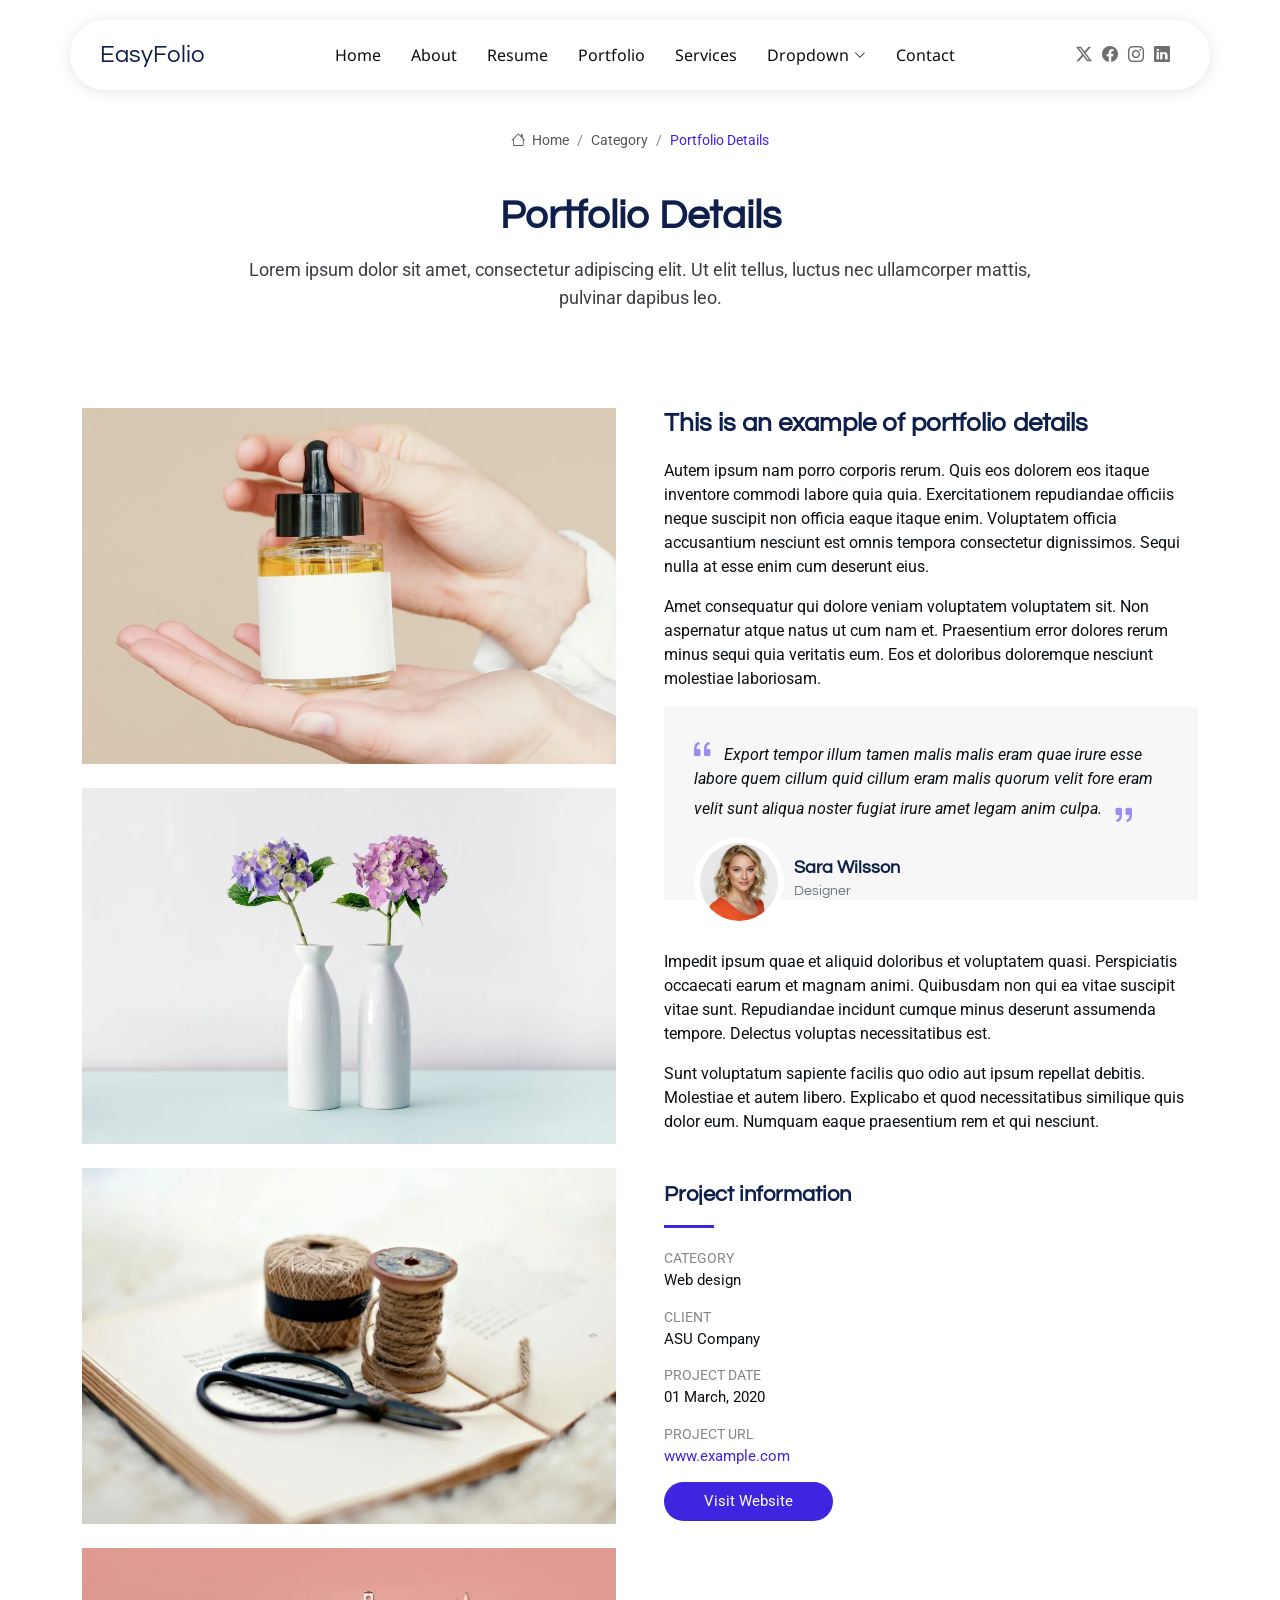
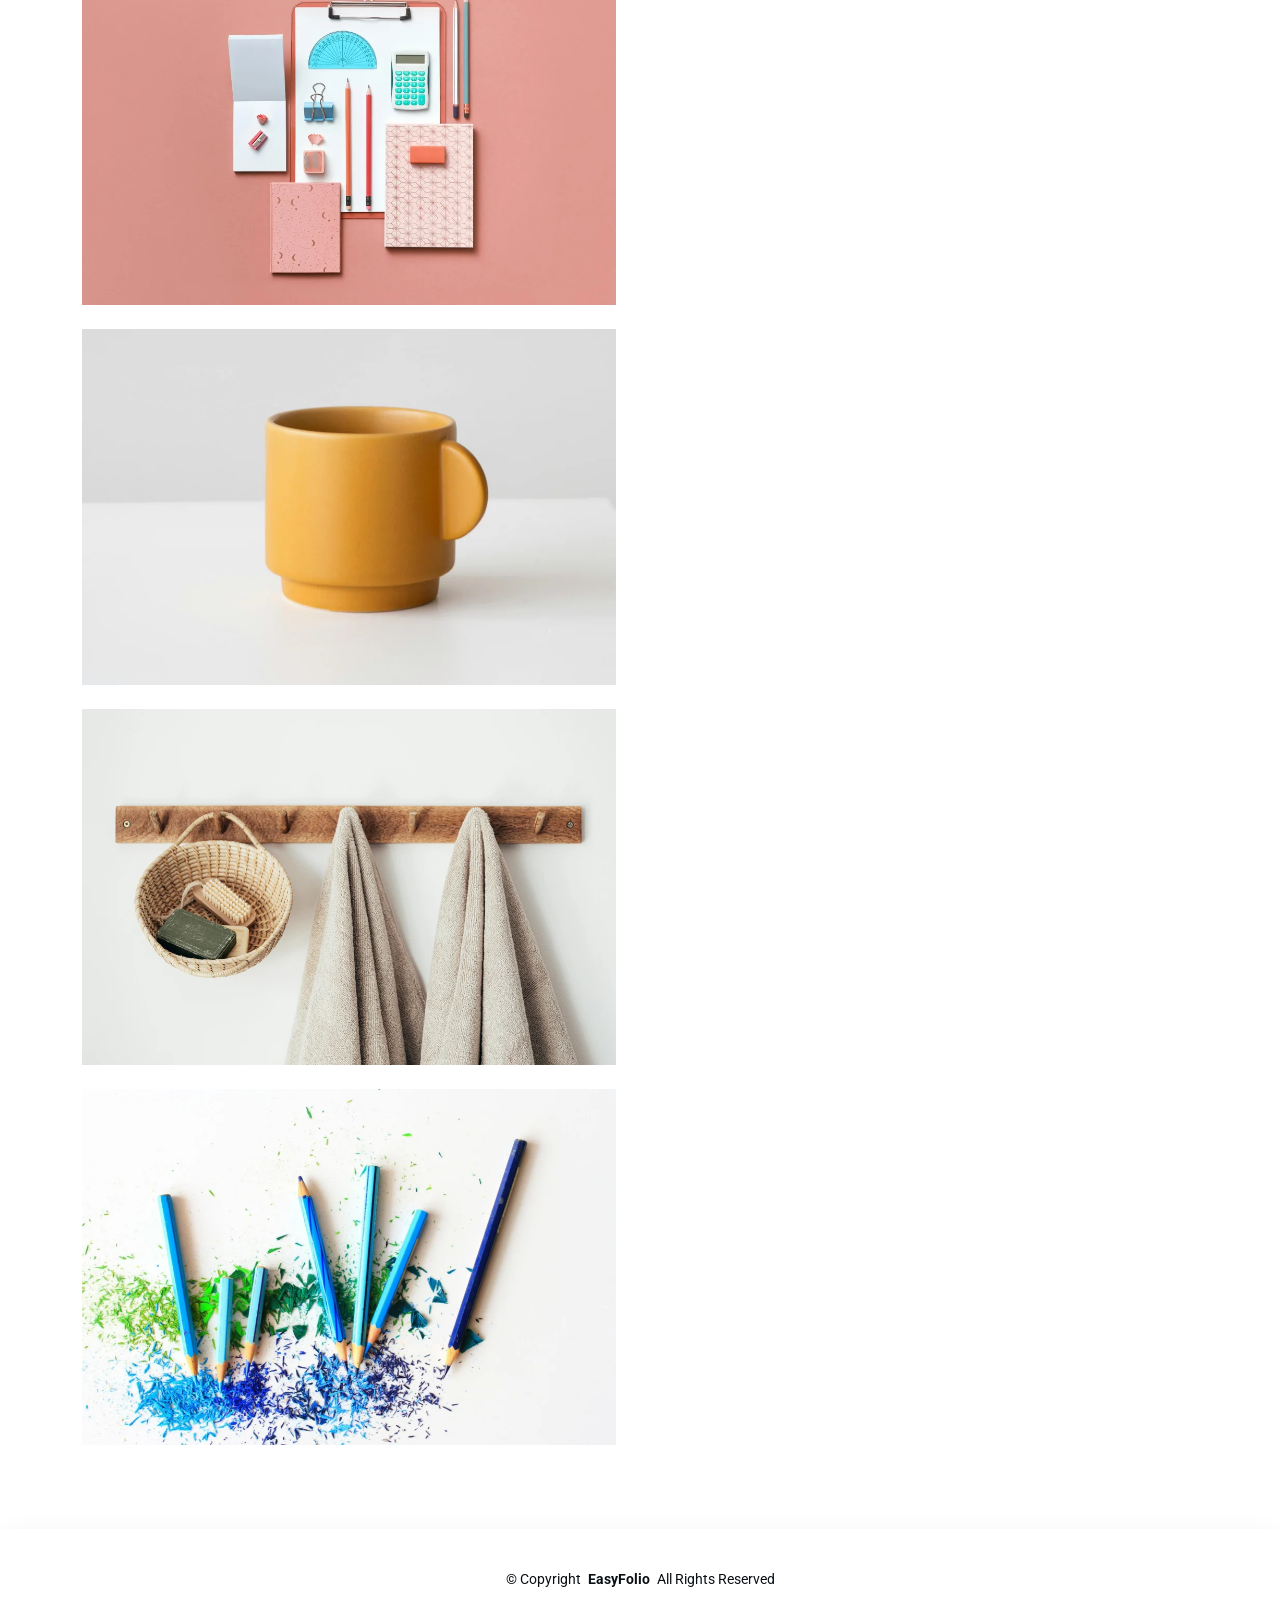
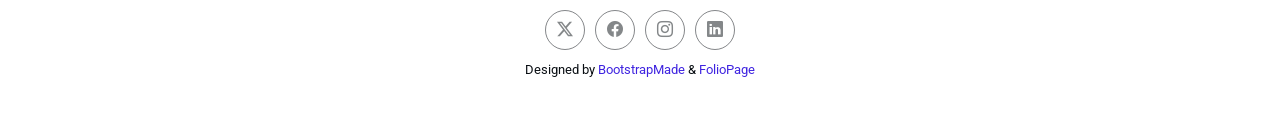
<file: portfolio-details.html>
<!DOCTYPE html>
<html lang="en">

<head>
  <meta charset="utf-8">
  <meta content="width=device-width, initial-scale=1.0" name="viewport">
  <title>Portfolio Details - EasyFolio Bootstrap Template</title>
  <meta name="description" content="">
  <meta name="keywords" content="">

  <!-- Favicons -->
  <link href="assets/img/favicon.png" rel="icon">
  <link href="assets/img/apple-touch-icon.png" rel="apple-touch-icon">

  <!-- Fonts -->
  <link href="https://fonts.googleapis.com" rel="preconnect">
  <link href="https://fonts.gstatic.com" rel="preconnect" crossorigin>
  <link href="https://fonts.googleapis.com/css2?family=Roboto:ital,wght@0,100;0,300;0,400;0,500;0,700;0,900;1,100;1,300;1,400;1,500;1,700;1,900&family=Noto+Sans:ital,wght@0,100;0,200;0,300;0,400;0,500;0,600;0,700;0,800;0,900;1,100;1,200;1,300;1,400;1,500;1,600;1,700;1,800;1,900&family=Questrial:wght@400&display=swap" rel="stylesheet">

  <!-- Vendor CSS Files -->
  <link href="assets/vendor/bootstrap/css/bootstrap.min.css" rel="stylesheet">
  <link href="assets/vendor/bootstrap-icons/bootstrap-icons.css" rel="stylesheet">
  <link href="assets/vendor/aos/aos.css" rel="stylesheet">
  <link href="assets/vendor/glightbox/css/glightbox.min.css" rel="stylesheet">
  <link href="assets/vendor/swiper/swiper-bundle.min.css" rel="stylesheet">

  <!-- Main CSS File -->
  <link href="assets/css/main.css" rel="stylesheet">

  <!-- =======================================================
  * Template Name: EasyFolio
  * Template URL: https://bootstrapmade.com/easyfolio-bootstrap-portfolio-template/
  * Updated: Nov 20 2026 with Bootstrap v5.3.9
  * Author: BootstrapMade.com
  * License: https://bootstrapmade.com/license/
  ======================================================== -->
</head>

<body class="portfolio-details-page">

  <header id="header" class="header d-flex align-items-center sticky-top">
    <div class="header-container container-fluid container-xl position-relative d-flex align-items-center justify-content-between">

      <a href="index.html" class="logo d-flex align-items-center me-auto me-xl-0">
        <!-- Uncomment the line below if you also wish to use an image logo -->
        <!-- <img src="assets/img/logo.webp" alt=""> -->
        <h1 class="sitename">EasyFolio</h1>
      </a>

      <nav id="navmenu" class="navmenu">
        <ul>
          <li><a href="#hero">Home</a></li>
          <li><a href="#about">About</a></li>
          <li><a href="#resume">Resume</a></li>
          <li><a href="#portfolio">Portfolio</a></li>
          <li><a href="#services">Services</a></li>
          <li class="dropdown"><a href="#"><span>Dropdown</span> <i class="bi bi-chevron-down toggle-dropdown"></i></a>
            <ul>
              <li><a href="#">Dropdown 1</a></li>
              <li class="dropdown"><a href="#"><span>Deep Dropdown</span> <i class="bi bi-chevron-down toggle-dropdown"></i></a>
                <ul>
                  <li><a href="#">Deep Dropdown 1</a></li>
                  <li><a href="#">Deep Dropdown 2</a></li>
                  <li><a href="#">Deep Dropdown 3</a></li>
                  <li><a href="#">Deep Dropdown 4</a></li>
                  <li><a href="#">Deep Dropdown 5</a></li>
                </ul>
              </li>
              <li><a href="#">Dropdown 2</a></li>
              <li><a href="#">Dropdown 3</a></li>
              <li><a href="#">Dropdown 4</a></li>
            </ul>
          </li>
          <li><a href="#contact">Contact</a></li>
        </ul>
        <i class="mobile-nav-toggle d-xl-none bi bi-list"></i>
      </nav>

      <div class="header-social-links">
        <a href="#" class="twitter"><i class="bi bi-twitter-x"></i></a>
        <a href="#" class="facebook"><i class="bi bi-facebook"></i></a>
        <a href="#" class="instagram"><i class="bi bi-instagram"></i></a>
        <a href="#" class="linkedin"><i class="bi bi-linkedin"></i></a>
      </div>

    </div>
  </header>

  <main class="main">

    <!-- Page Title -->
    <div class="page-title">
      <div class="breadcrumbs">
        <nav aria-label="breadcrumb">
          <ol class="breadcrumb">
            <li class="breadcrumb-item"><a href="#"><i class="bi bi-house"></i> Home</a></li>
            <li class="breadcrumb-item"><a href="#">Category</a></li>
            <li class="breadcrumb-item active current">Portfolio Details</li>
          </ol>
        </nav>
      </div>

      <div class="title-wrapper">
        <h1>Portfolio Details</h1>
        <p>Lorem ipsum dolor sit amet, consectetur adipiscing elit. Ut elit tellus, luctus nec ullamcorper mattis, pulvinar dapibus leo.</p>
      </div>
    </div><!-- End Page Title -->

    <!-- Portfolio Details Section -->
    <section id="portfolio-details" class="portfolio-details section">

      <div class="container" data-aos="fade-up">

        <div class="row gy-4 g-lg-5">
          <div class="col-lg-6">
            <img src="assets/img/portfolio/portfolio-1.webp" class="img-fluid mb-4" alt="">
            <img src="assets/img/portfolio/portfolio-10.webp" class="img-fluid mb-4" alt="">
            <img src="assets/img/portfolio/portfolio-7.webp" class="img-fluid mb-4" alt="">
            <img src="assets/img/portfolio/portfolio-4.webp" class="img-fluid mb-4" alt="">
            <img src="assets/img/portfolio/portfolio-5.webp" class="img-fluid mb-4" alt="">
            <img src="assets/img/portfolio/portfolio-11.webp" class="img-fluid mb-4" alt="">
            <img src="assets/img/portfolio/portfolio-8.webp" class="img-fluid mb-4" alt="">
          </div>

          <div class="col-lg-6">

            <div class="position-sticky" style="top: 40px">
              <div class="portfolio-description">
                <h2>This is an example of portfolio details</h2>
                <p>
                  Autem ipsum nam porro corporis rerum. Quis eos dolorem eos itaque inventore commodi labore quia quia. Exercitationem repudiandae officiis neque suscipit non officia eaque itaque enim. Voluptatem officia accusantium nesciunt est omnis tempora consectetur dignissimos. Sequi nulla at esse enim cum deserunt eius.
                </p>
                <p>
                  Amet consequatur qui dolore veniam voluptatem voluptatem sit. Non aspernatur atque natus ut cum nam et. Praesentium error dolores rerum minus sequi quia veritatis eum. Eos et doloribus doloremque nesciunt molestiae laboriosam.
                </p>

                <div class="testimonial-item">
                  <p>
                    <i class="bi bi-quote quote-icon-left"></i>
                    <span>Export tempor illum tamen malis malis eram quae irure esse labore quem cillum quid cillum eram malis quorum velit fore eram velit sunt aliqua noster fugiat irure amet legam anim culpa.</span>
                    <i class="bi bi-quote quote-icon-right"></i>
                  </p>
                  <div>
                    <img src="assets/img/person/person-f-5.webp" class="testimonial-img" alt="">
                    <h3>Sara Wilsson</h3>
                    <h4>Designer</h4>
                  </div>
                </div>

                <p>
                  Impedit ipsum quae et aliquid doloribus et voluptatem quasi. Perspiciatis occaecati earum et magnam animi. Quibusdam non qui ea vitae suscipit vitae sunt. Repudiandae incidunt cumque minus deserunt assumenda tempore. Delectus voluptas necessitatibus est.
                </p>

                <p>
                  Sunt voluptatum sapiente facilis quo odio aut ipsum repellat debitis. Molestiae et autem libero. Explicabo et quod necessitatibus similique quis dolor eum. Numquam eaque praesentium rem et qui nesciunt.
                </p>

              </div>

              <div class="portfolio-info mt-5">
                <h3>Project information</h3>
                <ul>
                  <li><strong>Category</strong> Web design</li>
                  <li><strong>Client</strong> ASU Company</li>
                  <li><strong>Project date</strong> 01 March, 2020</li>
                  <li><strong>Project URL</strong> <a href="#">www.example.com</a></li>
                  <li><a href="#" class="btn-visit align-self-start">Visit Website</a></li>
                </ul>
              </div>
            </div>

          </div>
        </div>

      </div>

    </section><!-- /Portfolio Details Section -->

  </main>

  <footer id="footer" class="footer">

    <div class="container">
      <div class="copyright text-center ">
        <p>© <span>Copyright</span> <strong class="px-1 sitename">EasyFolio</strong> <span>All Rights Reserved</span></p>
      </div>
      <div class="social-links d-flex justify-content-center">
        <a href=""><i class="bi bi-twitter-x"></i></a>
        <a href=""><i class="bi bi-facebook"></i></a>
        <a href=""><i class="bi bi-instagram"></i></a>
        <a href=""><i class="bi bi-linkedin"></i></a>
      </div>
      <div class="credits">
        <!-- All the links in the footer should remain intact. -->
        <!-- You can delete the links only if you've purchased the pro version. -->
        <!-- Licensing information: https://bootstrapmade.com/license/ -->
        <!-- Purchase the pro version with working PHP/AJAX contact form: [buy-url] -->
        Designed by <a href="https://bootstrapmade.com/">BootstrapMade</a> & <a href="https://foliopage.com">FolioPage</a>
      </div>
    </div>

  </footer>

  <!-- Scroll Top -->
  <a href="#" id="scroll-top" class="scroll-top d-flex align-items-center justify-content-center"><i class="bi bi-arrow-up-short"></i></a>

  <!-- Vendor JS Files -->
  <script src="assets/vendor/bootstrap/js/bootstrap.bundle.min.js"></script>
  <script src="assets/vendor/php-email-form/validate.js"></script>
  <script src="assets/vendor/aos/aos.js"></script>
  <script src="assets/vendor/waypoints/noframework.waypoints.js"></script>
  <script src="assets/vendor/glightbox/js/glightbox.min.js"></script>
  <script src="assets/vendor/imagesloaded/imagesloaded.pkgd.min.js"></script>
  <script src="assets/vendor/isotope-layout/isotope.pkgd.min.js"></script>
  <script src="assets/vendor/swiper/swiper-bundle.min.js"></script>

  <!-- Main JS File -->
  <script src="assets/js/main.js"></script>

</body>

</html>
</file>
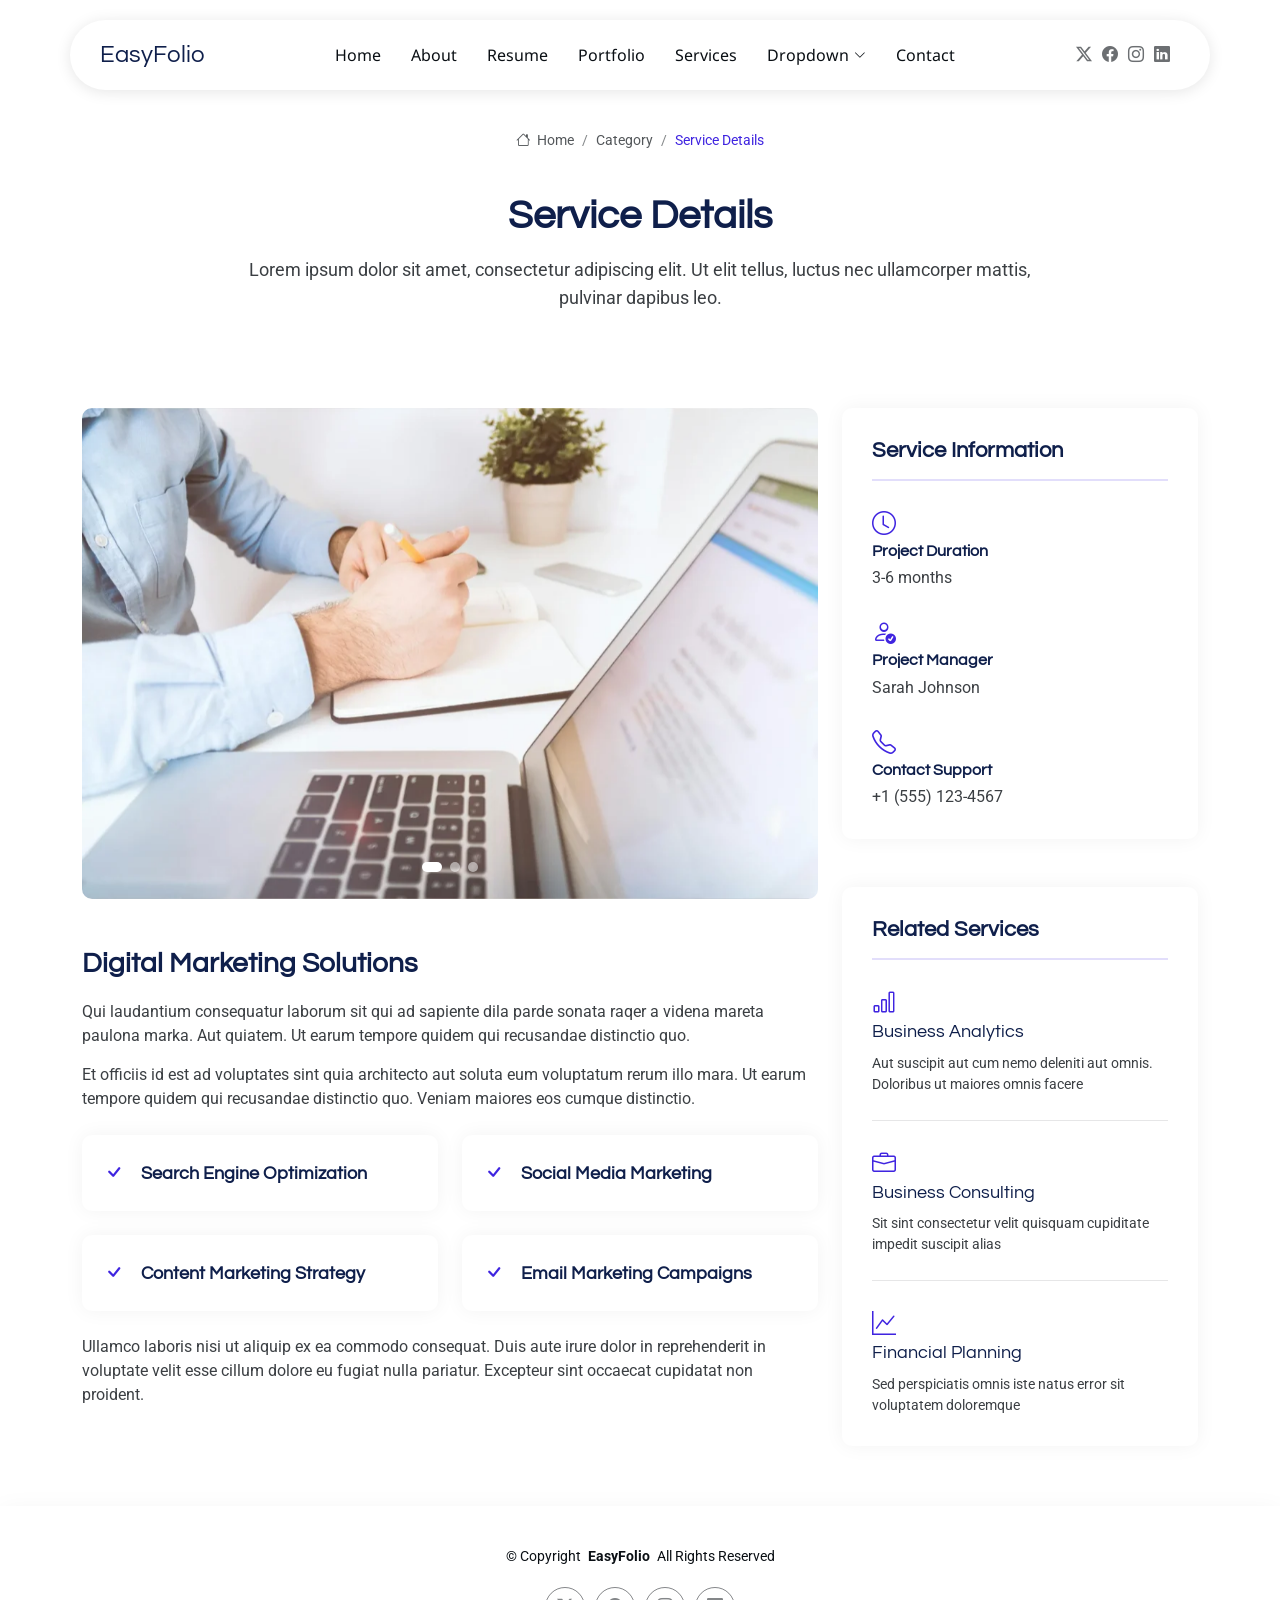
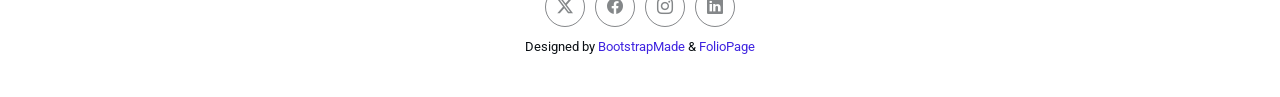
<file: service-details.html>
<!DOCTYPE html>
<html lang="en">

<head>
  <meta charset="utf-8">
  <meta content="width=device-width, initial-scale=1.0" name="viewport">
  <title>Service Details - EasyFolio Bootstrap Template</title>
  <meta name="description" content="">
  <meta name="keywords" content="">

  <!-- Favicons -->
  <link href="assets/img/favicon.png" rel="icon">
  <link href="assets/img/apple-touch-icon.png" rel="apple-touch-icon">

  <!-- Fonts -->
  <link href="https://fonts.googleapis.com" rel="preconnect">
  <link href="https://fonts.gstatic.com" rel="preconnect" crossorigin>
  <link href="https://fonts.googleapis.com/css2?family=Roboto:ital,wght@0,100;0,300;0,400;0,500;0,700;0,900;1,100;1,300;1,400;1,500;1,700;1,900&family=Noto+Sans:ital,wght@0,100;0,200;0,300;0,400;0,500;0,600;0,700;0,800;0,900;1,100;1,200;1,300;1,400;1,500;1,600;1,700;1,800;1,900&family=Questrial:wght@400&display=swap" rel="stylesheet">

  <!-- Vendor CSS Files -->
  <link href="assets/vendor/bootstrap/css/bootstrap.min.css" rel="stylesheet">
  <link href="assets/vendor/bootstrap-icons/bootstrap-icons.css" rel="stylesheet">
  <link href="assets/vendor/aos/aos.css" rel="stylesheet">
  <link href="assets/vendor/glightbox/css/glightbox.min.css" rel="stylesheet">
  <link href="assets/vendor/swiper/swiper-bundle.min.css" rel="stylesheet">

  <!-- Main CSS File -->
  <link href="assets/css/main.css" rel="stylesheet">

  <!-- =======================================================
  * Template Name: EasyFolio
  * Template URL: https://bootstrapmade.com/easyfolio-bootstrap-portfolio-template/
  * Updated: Nov 20 2026 with Bootstrap v5.3.9
  * Author: BootstrapMade.com
  * License: https://bootstrapmade.com/license/
  ======================================================== -->
</head>

<body class="service-details-page">

  <header id="header" class="header d-flex align-items-center sticky-top">
    <div class="header-container container-fluid container-xl position-relative d-flex align-items-center justify-content-between">

      <a href="index.html" class="logo d-flex align-items-center me-auto me-xl-0">
        <!-- Uncomment the line below if you also wish to use an image logo -->
        <!-- <img src="assets/img/logo.webp" alt=""> -->
        <h1 class="sitename">EasyFolio</h1>
      </a>

      <nav id="navmenu" class="navmenu">
        <ul>
          <li><a href="#hero">Home</a></li>
          <li><a href="#about">About</a></li>
          <li><a href="#resume">Resume</a></li>
          <li><a href="#portfolio">Portfolio</a></li>
          <li><a href="#services">Services</a></li>
          <li class="dropdown"><a href="#"><span>Dropdown</span> <i class="bi bi-chevron-down toggle-dropdown"></i></a>
            <ul>
              <li><a href="#">Dropdown 1</a></li>
              <li class="dropdown"><a href="#"><span>Deep Dropdown</span> <i class="bi bi-chevron-down toggle-dropdown"></i></a>
                <ul>
                  <li><a href="#">Deep Dropdown 1</a></li>
                  <li><a href="#">Deep Dropdown 2</a></li>
                  <li><a href="#">Deep Dropdown 3</a></li>
                  <li><a href="#">Deep Dropdown 4</a></li>
                  <li><a href="#">Deep Dropdown 5</a></li>
                </ul>
              </li>
              <li><a href="#">Dropdown 2</a></li>
              <li><a href="#">Dropdown 3</a></li>
              <li><a href="#">Dropdown 4</a></li>
            </ul>
          </li>
          <li><a href="#contact">Contact</a></li>
        </ul>
        <i class="mobile-nav-toggle d-xl-none bi bi-list"></i>
      </nav>

      <div class="header-social-links">
        <a href="#" class="twitter"><i class="bi bi-twitter-x"></i></a>
        <a href="#" class="facebook"><i class="bi bi-facebook"></i></a>
        <a href="#" class="instagram"><i class="bi bi-instagram"></i></a>
        <a href="#" class="linkedin"><i class="bi bi-linkedin"></i></a>
      </div>

    </div>
  </header>

  <main class="main">

    <!-- Page Title -->
    <div class="page-title">
      <div class="breadcrumbs">
        <nav aria-label="breadcrumb">
          <ol class="breadcrumb">
            <li class="breadcrumb-item"><a href="#"><i class="bi bi-house"></i> Home</a></li>
            <li class="breadcrumb-item"><a href="#">Category</a></li>
            <li class="breadcrumb-item active current">Service Details</li>
          </ol>
        </nav>
      </div>

      <div class="title-wrapper">
        <h1>Service Details</h1>
        <p>Lorem ipsum dolor sit amet, consectetur adipiscing elit. Ut elit tellus, luctus nec ullamcorper mattis, pulvinar dapibus leo.</p>
      </div>
    </div><!-- End Page Title -->

    <!-- Service Details Section -->
    <section id="service-details" class="service-details section">

      <div class="container" data-aos="fade-up" data-aos-delay="100">

        <div class="row gy-4">

          <div class="col-lg-8">
            <div class="service-details-slider swiper init-swiper">
              <script type="application/json" class="swiper-config">
                {
                  "loop": true,
                  "speed": 600,
                  "autoplay": {
                    "delay": 5000
                  },
                  "slidesPerView": 1,
                  "pagination": {
                    "el": ".swiper-pagination",
                    "type": "bullets",
                    "clickable": true
                  }
                }
              </script>
              <div class="swiper-wrapper align-items-center">
                <div class="swiper-slide">
                  <img src="assets/img/services/services-1.webp" alt="" class="img-fluid" loading="lazy">
                </div>
                <div class="swiper-slide">
                  <img src="assets/img/services/services-2.webp" alt="" class="img-fluid" loading="lazy">
                </div>
                <div class="swiper-slide">
                  <img src="assets/img/services/services-3.webp" alt="" class="img-fluid" loading="lazy">
                </div>
              </div>
              <div class="swiper-pagination"></div>
            </div>

            <div class="content mt-5">
              <h3>Digital Marketing Solutions</h3>
              <p>
                Qui laudantium consequatur laborum sit qui ad sapiente dila parde sonata raqer a videna mareta paulona marka. Aut quiatem. Ut earum tempore quidem qui recusandae distinctio quo.
              </p>
              <p>
                Et officiis id est ad voluptates sint quia architecto aut soluta eum voluptatum rerum illo mara. Ut earum tempore quidem qui recusandae distinctio quo. Veniam maiores eos cumque distinctio.
              </p>

              <div class="features mt-4">
                <div class="row gy-4">
                  <div class="col-md-6" data-aos="fade-up" data-aos-delay="100">
                    <div class="feature-box d-flex align-items-center">
                      <i class="bi bi-check"></i>
                      <h4>Search Engine Optimization</h4>
                    </div>
                  </div>
                  <div class="col-md-6" data-aos="fade-up" data-aos-delay="200">
                    <div class="feature-box d-flex align-items-center">
                      <i class="bi bi-check"></i>
                      <h4>Social Media Marketing</h4>
                    </div>
                  </div>
                  <div class="col-md-6" data-aos="fade-up" data-aos-delay="300">
                    <div class="feature-box d-flex align-items-center">
                      <i class="bi bi-check"></i>
                      <h4>Content Marketing Strategy</h4>
                    </div>
                  </div>
                  <div class="col-md-6" data-aos="fade-up" data-aos-delay="400">
                    <div class="feature-box d-flex align-items-center">
                      <i class="bi bi-check"></i>
                      <h4>Email Marketing Campaigns</h4>
                    </div>
                  </div>
                </div>
              </div>

              <p class="mt-4">
                Ullamco laboris nisi ut aliquip ex ea commodo consequat. Duis aute irure dolor in reprehenderit in voluptate velit esse cillum dolore eu fugiat nulla pariatur. Excepteur sint occaecat cupidatat non proident.
              </p>
            </div>
          </div>

          <div class="col-lg-4">
            <div class="service-info">
              <h4>Service Information</h4>
              <div class="info-item">
                <i class="bi bi-clock"></i>
                <h5>Project Duration</h5>
                <p>3-6 months</p>
              </div>
              <div class="info-item">
                <i class="bi bi-person-check"></i>
                <h5>Project Manager</h5>
                <p>Sarah Johnson</p>
              </div>
              <div class="info-item">
                <i class="bi bi-telephone"></i>
                <h5>Contact Support</h5>
                <p>+1 (555) 123-4567</p>
              </div>
            </div>

            <div class="related-services mt-5">
              <h4>Related Services</h4>
              <div class="service-item">
                <i class="bi bi-bar-chart"></i>
                <h5><a href="#">Business Analytics</a></h5>
                <p>Aut suscipit aut cum nemo deleniti aut omnis. Doloribus ut maiores omnis facere</p>
              </div>
              <div class="service-item">
                <i class="bi bi-briefcase"></i>
                <h5><a href="#">Business Consulting</a></h5>
                <p>Sit sint consectetur velit quisquam cupiditate impedit suscipit alias</p>
              </div>
              <div class="service-item">
                <i class="bi bi-graph-up"></i>
                <h5><a href="#">Financial Planning</a></h5>
                <p>Sed perspiciatis omnis iste natus error sit voluptatem doloremque</p>
              </div>
            </div>
          </div>

        </div>

      </div>

    </section><!-- /Service Details Section -->

  </main>

  <footer id="footer" class="footer">

    <div class="container">
      <div class="copyright text-center ">
        <p>© <span>Copyright</span> <strong class="px-1 sitename">EasyFolio</strong> <span>All Rights Reserved</span></p>
      </div>
      <div class="social-links d-flex justify-content-center">
        <a href=""><i class="bi bi-twitter-x"></i></a>
        <a href=""><i class="bi bi-facebook"></i></a>
        <a href=""><i class="bi bi-instagram"></i></a>
        <a href=""><i class="bi bi-linkedin"></i></a>
      </div>
      <div class="credits">
        <!-- All the links in the footer should remain intact. -->
        <!-- You can delete the links only if you've purchased the pro version. -->
        <!-- Licensing information: https://bootstrapmade.com/license/ -->
        <!-- Purchase the pro version with working PHP/AJAX contact form: [buy-url] -->
        Designed by <a href="https://bootstrapmade.com/">BootstrapMade</a> & <a href="https://foliopage.com">FolioPage</a>
      </div>
    </div>

  </footer>

  <!-- Scroll Top -->
  <a href="#" id="scroll-top" class="scroll-top d-flex align-items-center justify-content-center"><i class="bi bi-arrow-up-short"></i></a>

  <!-- Vendor JS Files -->
  <script src="assets/vendor/bootstrap/js/bootstrap.bundle.min.js"></script>
  <script src="assets/vendor/php-email-form/validate.js"></script>
  <script src="assets/vendor/aos/aos.js"></script>
  <script src="assets/vendor/waypoints/noframework.waypoints.js"></script>
  <script src="assets/vendor/glightbox/js/glightbox.min.js"></script>
  <script src="assets/vendor/imagesloaded/imagesloaded.pkgd.min.js"></script>
  <script src="assets/vendor/isotope-layout/isotope.pkgd.min.js"></script>
  <script src="assets/vendor/swiper/swiper-bundle.min.js"></script>

  <!-- Main JS File -->
  <script src="assets/js/main.js"></script>

</body>

</html>
</file>
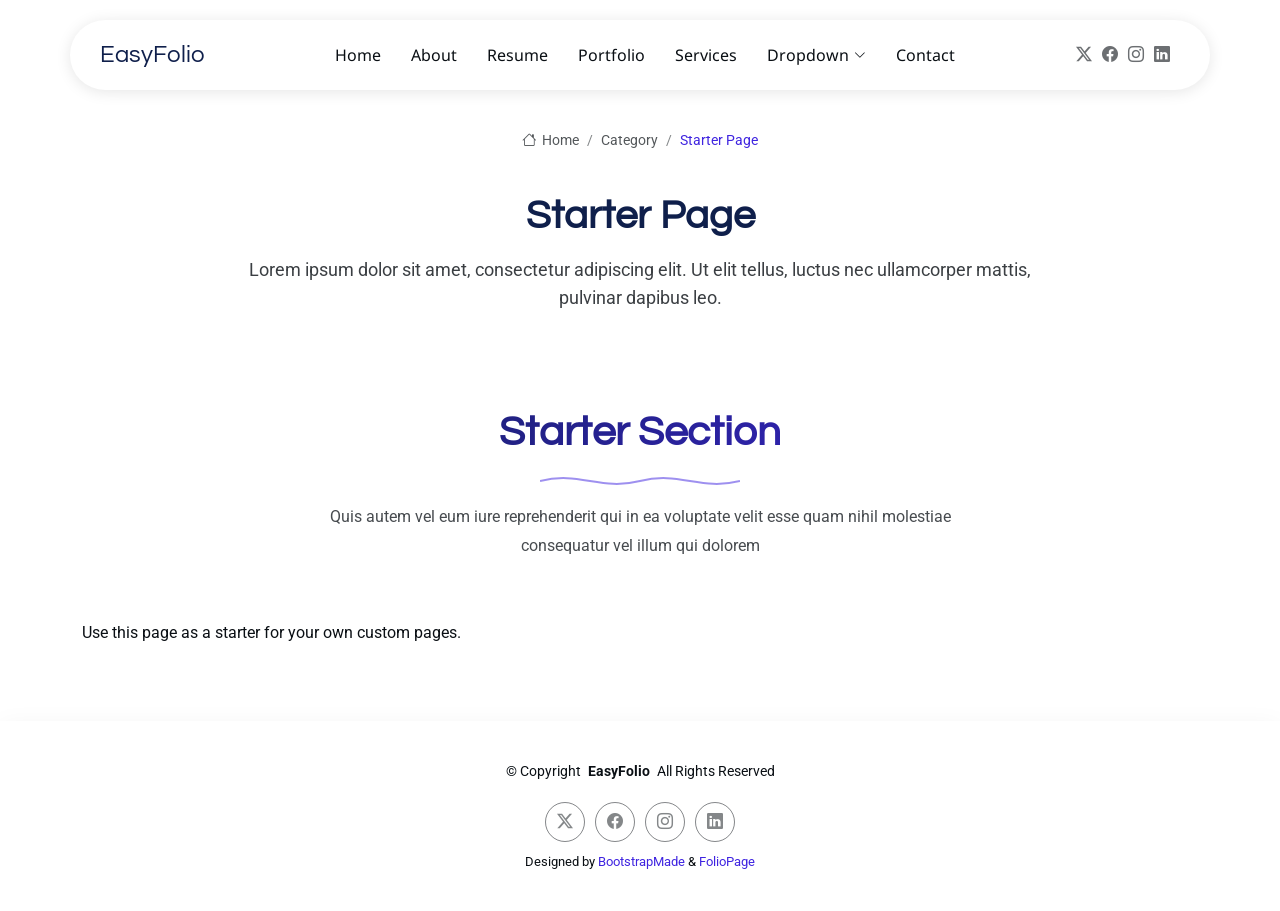
<file: starter-page.html>
<!DOCTYPE html>
<html lang="en">

<head>
  <meta charset="utf-8">
  <meta content="width=device-width, initial-scale=1.0" name="viewport">
  <title>Starter Page - EasyFolio Bootstrap Template</title>
  <meta name="description" content="">
  <meta name="keywords" content="">

  <!-- Favicons -->
  <link href="assets/img/favicon.png" rel="icon">
  <link href="assets/img/apple-touch-icon.png" rel="apple-touch-icon">

  <!-- Fonts -->
  <link href="https://fonts.googleapis.com" rel="preconnect">
  <link href="https://fonts.gstatic.com" rel="preconnect" crossorigin>
  <link href="https://fonts.googleapis.com/css2?family=Roboto:ital,wght@0,100;0,300;0,400;0,500;0,700;0,900;1,100;1,300;1,400;1,500;1,700;1,900&family=Noto+Sans:ital,wght@0,100;0,200;0,300;0,400;0,500;0,600;0,700;0,800;0,900;1,100;1,200;1,300;1,400;1,500;1,600;1,700;1,800;1,900&family=Questrial:wght@400&display=swap" rel="stylesheet">

  <!-- Vendor CSS Files -->
  <link href="assets/vendor/bootstrap/css/bootstrap.min.css" rel="stylesheet">
  <link href="assets/vendor/bootstrap-icons/bootstrap-icons.css" rel="stylesheet">
  <link href="assets/vendor/aos/aos.css" rel="stylesheet">
  <link href="assets/vendor/glightbox/css/glightbox.min.css" rel="stylesheet">
  <link href="assets/vendor/swiper/swiper-bundle.min.css" rel="stylesheet">

  <!-- Main CSS File -->
  <link href="assets/css/main.css" rel="stylesheet">

  <!-- =======================================================
  * Template Name: EasyFolio
  * Template URL: https://bootstrapmade.com/easyfolio-bootstrap-portfolio-template/
  * Updated: Nov 20 2026 with Bootstrap v5.3.9
  * Author: BootstrapMade.com
  * License: https://bootstrapmade.com/license/
  ======================================================== -->
</head>

<body class="starter-page-page">

  <header id="header" class="header d-flex align-items-center sticky-top">
    <div class="header-container container-fluid container-xl position-relative d-flex align-items-center justify-content-between">

      <a href="index.html" class="logo d-flex align-items-center me-auto me-xl-0">
        <!-- Uncomment the line below if you also wish to use an image logo -->
        <!-- <img src="assets/img/logo.webp" alt=""> -->
        <h1 class="sitename">EasyFolio</h1>
      </a>

      <nav id="navmenu" class="navmenu">
        <ul>
          <li><a href="#hero">Home</a></li>
          <li><a href="#about">About</a></li>
          <li><a href="#resume">Resume</a></li>
          <li><a href="#portfolio">Portfolio</a></li>
          <li><a href="#services">Services</a></li>
          <li class="dropdown"><a href="#"><span>Dropdown</span> <i class="bi bi-chevron-down toggle-dropdown"></i></a>
            <ul>
              <li><a href="#">Dropdown 1</a></li>
              <li class="dropdown"><a href="#"><span>Deep Dropdown</span> <i class="bi bi-chevron-down toggle-dropdown"></i></a>
                <ul>
                  <li><a href="#">Deep Dropdown 1</a></li>
                  <li><a href="#">Deep Dropdown 2</a></li>
                  <li><a href="#">Deep Dropdown 3</a></li>
                  <li><a href="#">Deep Dropdown 4</a></li>
                  <li><a href="#">Deep Dropdown 5</a></li>
                </ul>
              </li>
              <li><a href="#">Dropdown 2</a></li>
              <li><a href="#">Dropdown 3</a></li>
              <li><a href="#">Dropdown 4</a></li>
            </ul>
          </li>
          <li><a href="#contact">Contact</a></li>
        </ul>
        <i class="mobile-nav-toggle d-xl-none bi bi-list"></i>
      </nav>

      <div class="header-social-links">
        <a href="#" class="twitter"><i class="bi bi-twitter-x"></i></a>
        <a href="#" class="facebook"><i class="bi bi-facebook"></i></a>
        <a href="#" class="instagram"><i class="bi bi-instagram"></i></a>
        <a href="#" class="linkedin"><i class="bi bi-linkedin"></i></a>
      </div>

    </div>
  </header>

  <main class="main">

    <!-- Page Title -->
    <div class="page-title">
      <div class="breadcrumbs">
        <nav aria-label="breadcrumb">
          <ol class="breadcrumb">
            <li class="breadcrumb-item"><a href="#"><i class="bi bi-house"></i> Home</a></li>
            <li class="breadcrumb-item"><a href="#">Category</a></li>
            <li class="breadcrumb-item active current">Starter Page</li>
          </ol>
        </nav>
      </div>

      <div class="title-wrapper">
        <h1>Starter Page</h1>
        <p>Lorem ipsum dolor sit amet, consectetur adipiscing elit. Ut elit tellus, luctus nec ullamcorper mattis, pulvinar dapibus leo.</p>
      </div>
    </div><!-- End Page Title -->

    <!-- Starter Section Section -->
    <section id="starter-section" class="starter-section section">

      <!-- Section Title -->
      <div class="container section-title" data-aos="fade-up">
        <h2>Starter Section</h2>
        <div class="title-shape">
          <svg viewBox="0 0 200 20" xmlns="http://www.w3.org/2000/svg">
            <path d="M 0,10 C 40,0 60,20 100,10 C 140,0 160,20 200,10" fill="none" stroke="currentColor" stroke-width="2"></path>
          </svg>
        </div>
        <p>Quis autem vel eum iure reprehenderit qui in ea voluptate velit esse quam nihil molestiae consequatur vel illum qui dolorem</p>
      </div><!-- End Section Title -->

      <div class="container" data-aos="fade-up">
        <p>Use this page as a starter for your own custom pages.</p>
      </div>

    </section><!-- /Starter Section Section -->

  </main>

  <footer id="footer" class="footer">

    <div class="container">
      <div class="copyright text-center ">
        <p>© <span>Copyright</span> <strong class="px-1 sitename">EasyFolio</strong> <span>All Rights Reserved</span></p>
      </div>
      <div class="social-links d-flex justify-content-center">
        <a href=""><i class="bi bi-twitter-x"></i></a>
        <a href=""><i class="bi bi-facebook"></i></a>
        <a href=""><i class="bi bi-instagram"></i></a>
        <a href=""><i class="bi bi-linkedin"></i></a>
      </div>
      <div class="credits">
        <!-- All the links in the footer should remain intact. -->
        <!-- You can delete the links only if you've purchased the pro version. -->
        <!-- Licensing information: https://bootstrapmade.com/license/ -->
        <!-- Purchase the pro version with working PHP/AJAX contact form: [buy-url] -->
        Designed by <a href="https://bootstrapmade.com/">BootstrapMade</a> & <a href="https://foliopage.com">FolioPage</a>
      </div>
    </div>

  </footer>

  <!-- Scroll Top -->
  <a href="#" id="scroll-top" class="scroll-top d-flex align-items-center justify-content-center"><i class="bi bi-arrow-up-short"></i></a>

  <!-- Vendor JS Files -->
  <script src="assets/vendor/bootstrap/js/bootstrap.bundle.min.js"></script>
  <script src="assets/vendor/php-email-form/validate.js"></script>
  <script src="assets/vendor/aos/aos.js"></script>
  <script src="assets/vendor/waypoints/noframework.waypoints.js"></script>
  <script src="assets/vendor/glightbox/js/glightbox.min.js"></script>
  <script src="assets/vendor/imagesloaded/imagesloaded.pkgd.min.js"></script>
  <script src="assets/vendor/isotope-layout/isotope.pkgd.min.js"></script>
  <script src="assets/vendor/swiper/swiper-bundle.min.js"></script>

  <!-- Main JS File -->
  <script src="assets/js/main.js"></script>

</body>

</html>
</file>
<file: assets/css/main.css>
/**
* Template Name: EasyFolio
* Template URL: https://bootstrapmade.com/easyfolio-bootstrap-portfolio-template/
* Updated: Feb 21 2025 with Bootstrap v5.3.3
* Author: BootstrapMade.com
* License: https://bootstrapmade.com/license/
*/

/*--------------------------------------------------------------
# Font & Color Variables
# Help: https://bootstrapmade.com/color-system/
--------------------------------------------------------------*/
/* Fonts */
:root {
  --default-font: "Roboto",  system-ui, -apple-system, "Segoe UI", Roboto, "Helvetica Neue", Arial, "Noto Sans", "Liberation Sans", sans-serif, "Apple Color Emoji", "Segoe UI Emoji", "Segoe UI Symbol", "Noto Color Emoji";
  --heading-font: "Questrial",  sans-serif;
  --nav-font: "Noto Sans",  sans-serif;
}

/* Global Colors - The following color variables are used throughout the website. Updating them here will change the color scheme of the entire website */
:root { 
  --background-color: #ffffff; /* Background color for the entire website, including individual sections */
  --default-color: #0a0f14; /* Default color used for the majority of the text content across the entire website */
  --heading-color: #0f1f4b; /* Color for headings, subheadings and title throughout the website */
  --accent-color: #3f24e0; /* Accent color that represents your brand on the website. It's used for buttons, links, and other elements that need to stand out */
  --surface-color: #ffffff; /* The surface color is used as a background of boxed elements within sections, such as cards, icon boxes, or other elements that require a visual separation from the global background. */
  --contrast-color: #ffffff; /* Contrast color for text, ensuring readability against backgrounds of accent, heading, or default colors. */
}

/* Nav Menu Colors - The following color variables are used specifically for the navigation menu. They are separate from the global colors to allow for more customization options */
:root {
  --nav-color: #0a0f14;  /* The default color of the main navmenu links */
  --nav-hover-color: #3f24e0; /* Applied to main navmenu links when they are hovered over or active */
  --nav-mobile-background-color: #ffffff; /* Used as the background color for mobile navigation menu */
  --nav-dropdown-background-color: #ffffff; /* Used as the background color for dropdown items that appear when hovering over primary navigation items */
  --nav-dropdown-color: #0a0f14; /* Used for navigation links of the dropdown items in the navigation menu. */
  --nav-dropdown-hover-color: #3f24e0; /* Similar to --nav-hover-color, this color is applied to dropdown navigation links when they are hovered over. */
}

/* Color Presets - These classes override global colors when applied to any section or element, providing reuse of the sam color scheme. */

.light-background {
  --background-color: #faf9fb;
  --surface-color: #ffffff;
}

.dark-background {
  --background-color: #060606;
  --default-color: #ffffff;
  --heading-color: #ffffff;
  --surface-color: #252525;
  --contrast-color: #ffffff;
}

/* Smooth scroll */
:root {
  scroll-behavior: smooth;
}

/*--------------------------------------------------------------
# General Styling & Shared Classes
--------------------------------------------------------------*/
body {
  color: var(--default-color);
  background-color: var(--background-color);
  font-family: var(--default-font);
}

a {
  color: var(--accent-color);
  text-decoration: none;
  transition: 0.3s;
}

a:hover {
  color: color-mix(in srgb, var(--accent-color), transparent 25%);
  text-decoration: none;
}

h1,
h2,
h3,
h4,
h5,
h6 {
  color: var(--heading-color);
  font-family: var(--heading-font);
}

/* PHP Email Form Messages
------------------------------*/
.php-email-form .error-message {
  display: none;
  background: #df1529;
  color: #ffffff;
  text-align: left;
  padding: 15px;
  margin-bottom: 24px;
  font-weight: 600;
}

.php-email-form .sent-message {
  display: none;
  color: #ffffff;
  background: #059652;
  text-align: center;
  padding: 15px;
  margin-bottom: 24px;
  font-weight: 600;
}

.php-email-form .loading {
  display: none;
  background: var(--surface-color);
  text-align: center;
  padding: 15px;
  margin-bottom: 24px;
}

.php-email-form .loading:before {
  content: "";
  display: inline-block;
  border-radius: 50%;
  width: 24px;
  height: 24px;
  margin: 0 10px -6px 0;
  border: 3px solid var(--accent-color);
  border-top-color: var(--surface-color);
  animation: php-email-form-loading 1s linear infinite;
}

@keyframes php-email-form-loading {
  0% {
    transform: rotate(0deg);
  }

  100% {
    transform: rotate(360deg);
  }
}

/*--------------------------------------------------------------
# Global Header
--------------------------------------------------------------*/
.header {
  color: var(--default-color);
  background-color: var(--background-color);
  padding: 20px 0;
  transition: all 0.5s;
  z-index: 997;
}

.header .header-container {
  background: var(--surface-color);
  border-radius: 50px;
  padding: 5px 25px;
  box-shadow: 0px 2px 15px rgba(0, 0, 0, 0.1);
}

.header .logo {
  line-height: 1;
}

.header .logo img {
  max-height: 36px;
  margin-right: 8px;
}

.header .logo h1 {
  font-size: 24px;
  margin: 0;
  padding-left: 5px;
  font-weight: 500;
  color: var(--heading-color);
}

.header .header-social-links {
  padding-right: 15px;
}

.header .header-social-links a {
  color: color-mix(in srgb, var(--default-color), transparent 40%);
  padding-left: 6px;
  display: inline-block;
  transition: 0.3s;
  font-size: 16px;
}

.header .header-social-links a:hover {
  color: var(--accent-color);
}

.header .header-social-links a i {
  line-height: 0px;
}

@media (max-width: 1200px) {
  .header {
    padding-top: 10px;
  }

  .header .header-container {
    margin-left: 10px;
    margin-right: 10px;
    padding: 10px 5px 10px 15px;
  }

  .header .logo {
    order: 1;
  }

  .header .header-social-links {
    order: 2;
  }

  .header .navmenu {
    order: 3;
  }
}

/*--------------------------------------------------------------
# Navigation Menu
--------------------------------------------------------------*/
/* Navmenu - Desktop */
@media (min-width: 1200px) {
  .navmenu {
    padding: 0;
  }

  .navmenu ul {
    margin: 0;
    padding: 0;
    display: flex;
    list-style: none;
    align-items: center;
  }

  .navmenu li {
    position: relative;
  }

  .navmenu a,
  .navmenu a:focus {
    color: var(--nav-color);
    padding: 18px 15px;
    font-size: 16px;
    font-family: var(--nav-font);
    font-weight: 400;
    display: flex;
    align-items: center;
    justify-content: space-between;
    white-space: nowrap;
    transition: 0.3s;
  }

  .navmenu a i,
  .navmenu a:focus i {
    font-size: 12px;
    line-height: 0;
    margin-left: 5px;
    transition: 0.3s;
  }

  .navmenu li:last-child a {
    padding-right: 0;
  }

  .navmenu li:hover>a,
  .navmenu .active,
  .navmenu .active:focus {
    color: var(--nav-hover-color);
  }

  .navmenu .dropdown ul {
    margin: 0;
    padding: 10px 0;
    background: var(--nav-dropdown-background-color);
    display: block;
    position: absolute;
    visibility: hidden;
    left: 14px;
    top: 130%;
    opacity: 0;
    transition: 0.3s;
    border-radius: 4px;
    z-index: 99;
    box-shadow: 0px 0px 30px rgba(0, 0, 0, 0.1);
  }

  .navmenu .dropdown ul li {
    min-width: 200px;
  }

  .navmenu .dropdown ul a {
    padding: 10px 20px;
    font-size: 15px;
    text-transform: none;
    color: var(--nav-dropdown-color);
  }

  .navmenu .dropdown ul a i {
    font-size: 12px;
  }

  .navmenu .dropdown ul a:hover,
  .navmenu .dropdown ul .active:hover,
  .navmenu .dropdown ul li:hover>a {
    color: var(--nav-dropdown-hover-color);
  }

  .navmenu .dropdown:hover>ul {
    opacity: 1;
    top: 100%;
    visibility: visible;
  }

  .navmenu .dropdown .dropdown ul {
    top: 0;
    left: -90%;
    visibility: hidden;
  }

  .navmenu .dropdown .dropdown:hover>ul {
    opacity: 1;
    top: 0;
    left: -100%;
    visibility: visible;
  }
}

/* Navmenu - Mobile */
@media (max-width: 1199px) {
  .mobile-nav-toggle {
    color: var(--nav-color);
    font-size: 28px;
    line-height: 0;
    margin-right: 10px;
    cursor: pointer;
    transition: color 0.3s;
  }

  .navmenu {
    padding: 0;
    z-index: 9997;
  }

  .navmenu ul {
    display: none;
    list-style: none;
    position: absolute;
    inset: 60px 20px 20px 20px;
    padding: 10px 0;
    margin: 0;
    border-radius: 6px;
    background-color: var(--nav-mobile-background-color);
    overflow-y: auto;
    transition: 0.3s;
    z-index: 9998;
    box-shadow: 0px 0px 30px rgba(0, 0, 0, 0.1);
  }

  .navmenu a,
  .navmenu a:focus {
    color: var(--nav-dropdown-color);
    padding: 10px 20px;
    font-family: var(--nav-font);
    font-size: 17px;
    font-weight: 500;
    display: flex;
    align-items: center;
    justify-content: space-between;
    white-space: nowrap;
    transition: 0.3s;
  }

  .navmenu a i,
  .navmenu a:focus i {
    font-size: 12px;
    line-height: 0;
    margin-left: 5px;
    width: 30px;
    height: 30px;
    display: flex;
    align-items: center;
    justify-content: center;
    border-radius: 50%;
    transition: 0.3s;
    background-color: color-mix(in srgb, var(--accent-color), transparent 90%);
  }

  .navmenu a i:hover,
  .navmenu a:focus i:hover {
    background-color: var(--accent-color);
    color: var(--contrast-color);
  }

  .navmenu a:hover,
  .navmenu .active,
  .navmenu .active:focus {
    color: var(--nav-dropdown-hover-color);
  }

  .navmenu .active i,
  .navmenu .active:focus i {
    background-color: var(--accent-color);
    color: var(--contrast-color);
    transform: rotate(180deg);
  }

  .navmenu .dropdown ul {
    position: static;
    display: none;
    z-index: 99;
    padding: 10px 0;
    margin: 10px 20px;
    background-color: var(--nav-dropdown-background-color);
    border: 1px solid color-mix(in srgb, var(--default-color), transparent 90%);
    box-shadow: none;
    transition: all 0.5s ease-in-out;
  }

  .navmenu .dropdown ul ul {
    background-color: rgba(33, 37, 41, 0.1);
  }

  .navmenu .dropdown>.dropdown-active {
    display: block;
    background-color: rgba(33, 37, 41, 0.03);
  }

  .mobile-nav-active {
    overflow: hidden;
  }

  .mobile-nav-active .mobile-nav-toggle {
    color: #fff;
    position: absolute;
    font-size: 32px;
    top: 15px;
    right: 15px;
    margin-right: 0;
    z-index: 9999;
  }

  .mobile-nav-active .navmenu {
    position: fixed;
    overflow: hidden;
    inset: 0;
    background: rgba(33, 37, 41, 0.8);
    transition: 0.3s;
  }

  .mobile-nav-active .navmenu>ul {
    display: block;
  }
}

/*--------------------------------------------------------------
# Global Footer
--------------------------------------------------------------*/
.footer {
  color: var(--default-color);
  background-color: var(--background-color);
  font-size: 14px;
  padding: 40px 0;
  position: relative;
  box-shadow: 0 5px 25px rgba(0, 0, 0, 0.05);
}

.footer .copyright p {
  margin-bottom: 0;
}

.footer .social-links {
  margin-top: 20px;
}

.footer .social-links a {
  display: flex;
  align-items: center;
  justify-content: center;
  width: 40px;
  height: 40px;
  border-radius: 50%;
  border: 1px solid color-mix(in srgb, var(--default-color), transparent 50%);
  font-size: 16px;
  color: color-mix(in srgb, var(--default-color), transparent 50%);
  margin: 0 5px;
  transition: 0.3s;
}

.footer .social-links a:hover {
  color: var(--accent-color);
  border-color: var(--accent-color);
}

.footer .credits {
  margin-top: 10px;
  font-size: 13px;
  text-align: center;
}

/*--------------------------------------------------------------
# Scroll Top Button
--------------------------------------------------------------*/
.scroll-top {
  position: fixed;
  visibility: hidden;
  opacity: 0;
  right: 15px;
  bottom: -15px;
  z-index: 99999;
  background-color: var(--accent-color);
  width: 44px;
  height: 44px;
  border-radius: 50px;
  transition: all 0.4s;
}

.scroll-top i {
  font-size: 24px;
  color: var(--contrast-color);
  line-height: 0;
}

.scroll-top:hover {
  background-color: color-mix(in srgb, var(--accent-color), transparent 20%);
  color: var(--contrast-color);
}

.scroll-top.active {
  visibility: visible;
  opacity: 1;
  bottom: 15px;
}

/*--------------------------------------------------------------
# Disable aos animation delay on mobile devices
--------------------------------------------------------------*/
@media screen and (max-width: 768px) {
  [data-aos-delay] {
    transition-delay: 0 !important;
  }
}

/*--------------------------------------------------------------
# Global Page Titles & Breadcrumbs
--------------------------------------------------------------*/
.page-title {
  text-align: center;
  padding: 20px 0;
}

.page-title .breadcrumbs {
  margin-bottom: 1.5rem;
}

.page-title .breadcrumbs .breadcrumb {
  justify-content: center;
  margin: 0;
  padding: 0;
  background: none;
}

.page-title .breadcrumbs .breadcrumb .breadcrumb-item {
  font-size: 0.9rem;
  color: color-mix(in srgb, var(--default-color), transparent 30%);
}

.page-title .breadcrumbs .breadcrumb .breadcrumb-item.active {
  color: var(--accent-color);
}

.page-title .breadcrumbs .breadcrumb .breadcrumb-item a {
  color: inherit;
  text-decoration: none;
  transition: color 0.3s ease;
}

.page-title .breadcrumbs .breadcrumb .breadcrumb-item a:hover {
  color: var(--accent-color);
}

.page-title .breadcrumbs .breadcrumb .breadcrumb-item a i {
  font-size: 0.9rem;
  margin-right: 0.2rem;
}

.page-title .breadcrumbs .breadcrumb .breadcrumb-item+.breadcrumb-item::before {
  color: color-mix(in srgb, var(--default-color), transparent 50%);
}

.page-title .title-wrapper {
  max-width: 800px;
  margin: 0 auto;
  padding: 1rem 0;
}

.page-title .title-wrapper h1 {
  font-size: 2.5rem;
  margin-bottom: 1rem;
  font-weight: 700;
  color: var(--heading-color);
}

.page-title .title-wrapper p {
  font-size: 1.1rem;
  color: color-mix(in srgb, var(--default-color), transparent 20%);
  margin: 0;
  line-height: 1.6;
}

@media (max-width: 768px) {
  .page-title .title-wrapper h1 {
    font-size: 2rem;
  }

  .page-title .title-wrapper p {
    font-size: 1rem;
  }
}

@media (max-width: 576px) {
  .page-title .title-wrapper h1 {
    font-size: 1.75rem;
  }
}

/*--------------------------------------------------------------
# Global Sections
--------------------------------------------------------------*/
section,
.section {
  color: var(--default-color);
  background-color: var(--background-color);
  padding: 60px 0;
  scroll-margin-top: 90px;
  overflow: clip;
}

@media (max-width: 1199px) {

  section,
  .section {
    scroll-margin-top: 66px;
  }
}

/*--------------------------------------------------------------
# Global Section Titles
--------------------------------------------------------------*/
.section-title {
  text-align: center;
  padding-bottom: 60px;
  position: relative;
}

.section-title h2 {
  font-size: 42px;
  font-weight: 700;
  margin-bottom: 10px;
  background: linear-gradient(120deg, var(--heading-color), var(--accent-color));
  -webkit-background-clip: text;
  -webkit-text-fill-color: transparent;
  background-clip: text;
  position: relative;
}

.section-title .title-shape {
  width: 200px;
  height: 20px;
  margin: 0 auto;
  color: var(--accent-color);
  opacity: 0.5;
}

.section-title .title-shape svg {
  width: 100%;
  height: 100%;
}

.section-title p {
  margin: 15px auto 0;
  font-size: 16px;
  max-width: 700px;
  color: color-mix(in srgb, var(--default-color), transparent 25%);
  line-height: 1.8;
}

@media (max-width: 768px) {
  .section-title h2 {
    font-size: 32px;
  }

  .section-title .subtitle-wrapper .subtitle {
    font-size: 13px;
  }
}

/*--------------------------------------------------------------
# Hero Section
--------------------------------------------------------------*/
.hero {
  padding: 80px 0;
  position: relative;
  overflow: hidden;
}

.hero .content h2 {
  font-size: 3.5rem;
  font-weight: 700;
  line-height: 1.2;
  margin-bottom: 1.5rem;
}

@media (max-width: 991px) {
  .hero .content h2 {
    font-size: 2.5rem;
  }
}

.hero .content .lead {
  font-size: 1.25rem;
  margin-bottom: 2rem;
  color: color-mix(in srgb, var(--default-color), transparent 20%);
}

.hero .cta-buttons {
  display: flex;
  gap: 1rem;
  margin-bottom: 3rem;
}

@media (max-width: 576px) {
  .hero .cta-buttons {
    flex-direction: column;
  }
}

.hero .cta-buttons .btn {
  padding: 0.8rem 2rem;
  font-size: 1rem;
  font-weight: 500;
  border-radius: 50px;
  transition: all 0.3s ease;
}

.hero .cta-buttons .btn.btn-primary {
  background-color: var(--accent-color);
  border-color: var(--accent-color);
  color: var(--contrast-color);
}

.hero .cta-buttons .btn.btn-primary:hover {
  background-color: color-mix(in srgb, var(--accent-color), transparent 15%);
  border-color: color-mix(in srgb, var(--accent-color), transparent 15%);
  transform: translateY(-2px);
}

.hero .cta-buttons .btn.btn-outline {
  border: 2px solid color-mix(in srgb, var(--accent-color), transparent 70%);
  color: var(--accent-color);
  background: transparent;
}

.hero .cta-buttons .btn.btn-outline:hover {
  background-color: var(--accent-color);
  color: var(--contrast-color);
  transform: translateY(-2px);
}

.hero .hero-stats {
  display: flex;
  gap: 3rem;
  margin-top: 2rem;
}

@media (max-width: 576px) {
  .hero .hero-stats {
    flex-direction: column;
    gap: 1.5rem;
  }
}

.hero .hero-stats .stat-item .stat-number {
  display: block;
  font-size: 2.5rem;
  font-weight: 700;
  color: var(--heading-color);
  line-height: 1;
}

.hero .hero-stats .stat-item .stat-label {
  font-size: 0.9rem;
  color: color-mix(in srgb, var(--default-color), transparent 30%);
  margin-top: 0.5rem;
  display: block;
}

.hero .hero-image {
  position: relative;
  padding: 2rem;
  display: flex;
  align-items: center;
  justify-content: center;
}

.hero .hero-image img {
  position: relative;
  z-index: 2;
  width: 100%;
  max-width: 440px;
  height: auto;
  filter: drop-shadow(0 18px 35px rgba(63, 36, 224, 0.16));
}

.hero .hero-image .shape-1,
.hero .hero-image .shape-2 {
  position: absolute;
  border-radius: 30% 70% 70% 30%/30% 30% 70% 70%;
  z-index: 1;
}

.hero .hero-image .shape-1 {
  width: 320px;
  height: 320px;
  background-color: color-mix(in srgb, var(--accent-color), transparent 84%);
  top: -10px;
  right: 10px;
  animation: morphShape 15s linear infinite;
}

.hero .hero-image .shape-2 {
  width: 230px;
  height: 230px;
  background-color: color-mix(in srgb, #2563eb, transparent 86%);
  bottom: -10px;
  left: 10px;
  animation: morphShape 20s linear infinite reverse;
}

@media (max-width: 991px) {
  .hero {
    text-align: center;
    padding: 60px 0;
  }

  .hero .cta-buttons {
    justify-content: center;
  }

  .hero .hero-stats {
    justify-content: center;
  }

  .hero .hero-image {
    margin-top: 3rem;
  }
}

@keyframes morphShape {
  0% {
    border-radius: 30% 70% 70% 30%/30% 30% 70% 70%;
  }

  25% {
    border-radius: 58% 42% 75% 25%/76% 46% 54% 24%;
  }

  50% {
    border-radius: 50% 50% 33% 67%/55% 27% 73% 45%;
  }

  75% {
    border-radius: 33% 67% 58% 42%/63% 68% 32% 37%;
  }

  100% {
    border-radius: 30% 70% 70% 30%/30% 30% 70% 70%;
  }
}

/*--------------------------------------------------------------
# About Section
--------------------------------------------------------------*/
.about .section-title p {
  max-width: 860px;
}

.about .about-image {
  position: relative;
}

.about .about-image img {
  box-shadow: 0 0 30px rgba(0, 0, 0, 0.1);
  width: 100%;
  object-fit: cover;
}

.about .about-content {
  padding-left: 2rem;
}

@media (max-width: 991.98px) {
  .about .about-content {
    padding-left: 0;
    margin-top: 3rem;
  }
}

.about .about-content .subtitle {
  font-size: 0.875rem;
  font-weight: 600;
  letter-spacing: 2px;
  color: var(--accent-color);
  margin-bottom: 1rem;
  display: block;
}

.about .about-content h2 {
  font-size: 2rem;
  font-weight: 700;
  margin-bottom: 1.5rem;
}

.about .about-content .lead {
  font-size: 1.1rem;
  color: color-mix(in srgb, var(--default-color), transparent 25%);
}

.about .personal-info {
  margin-top: 2rem;
  padding: 2rem;
  background-color: var(--surface-color);
  border-radius: 1rem;
  box-shadow: 0 0 30px rgba(0, 0, 0, 0.05);
}

.about .personal-info .info-item {
  display: flex;
  flex-direction: column;
  gap: 0.5rem;
}

.about .personal-info .info-item .label {
  font-size: 0.875rem;
  color: color-mix(in srgb, var(--default-color), transparent 40%);
}

.about .personal-info .info-item .value {
  font-weight: 600;
  color: var(--heading-color);
  word-break: break-word;
}

.about .signature {
  display: flex;
  align-items: center;
  gap: 1.5rem;
}

.about .signature .signature-image {
  max-width: 150px;
}

.about .signature .signature-info h4 {
  font-size: 1.25rem;
  margin-bottom: 0.25rem;
}

.about .signature .signature-info p {
  font-size: 0.875rem;
  color: color-mix(in srgb, var(--default-color), transparent 40%);
  margin: 0;
}

/*--------------------------------------------------------------
# Skills Section
--------------------------------------------------------------*/
.skills .skill-box {
  background-color: var(--surface-color);
  padding: 2rem;
  border-radius: 8px;
  box-shadow: 0 0 20px rgba(0, 0, 0, 0.05);
}

.skills .skill-box h3 {
  font-size: 1.2rem;
  margin-bottom: 1rem;
  font-weight: 600;
}

.skills .skill-box p {
  font-size: 0.9rem;
  margin-bottom: 0.8rem;
  opacity: 0.6;
}

.skills .skill-box .progress {
  background-color: color-mix(in srgb, var(--accent-color), transparent 85%);
  border-radius: 50px;
  height: 8px;
  margin-top: 5px;
  overflow: hidden;
}

.skills .skill-box .progress .progress-bar {
  background-color: var(--accent-color);
  height: 100%;
  position: relative;
  border-radius: 50px;
  transition: 0.9s;
  width: 1px;
}

/*--------------------------------------------------------------
# Resume Section
--------------------------------------------------------------*/
.resume .resume-wrapper .resume-block {
  margin-bottom: 3rem;
}

.resume .resume-wrapper .resume-block:last-child {
  margin-bottom: 0;
}

.resume .resume-wrapper .resume-block h2 {
  font-size: 2rem;
  margin-bottom: 0.8rem;
  font-weight: 700;
}

.resume .resume-wrapper .resume-block h2 span {
  color: var(--accent-color);
}

.resume .resume-wrapper .resume-block .lead {
  color: color-mix(in srgb, var(--default-color), transparent 25%);
  margin-bottom: 3rem;
}

.resume .resume-wrapper .timeline {
  position: relative;
}

.resume .resume-wrapper .timeline::before {
  content: "";
  position: absolute;
  left: 20%;
  top: 0;
  height: 100%;
  width: 2px;
  background-color: color-mix(in srgb, var(--accent-color), transparent 85%);
}

.resume .resume-wrapper .timeline .timeline-item {
  display: flex;
  align-items: flex-start;
  margin-bottom: 2.5rem;
  position: relative;
}

.resume .resume-wrapper .timeline .timeline-item:last-child {
  margin-bottom: 0;
}

.resume .resume-wrapper .timeline .timeline-item .timeline-left {
  width: 20%;
  padding-right: 3rem;
}

.resume .resume-wrapper .timeline .timeline-item .timeline-left .company {
  color: var(--heading-color);
  font-weight: 600;
  font-size: 1.1rem;
  margin-bottom: 0.25rem;
}

.resume .resume-wrapper .timeline .timeline-item .timeline-left .period {
  color: var(--accent-color);
  font-size: 0.9rem;
}

.resume .resume-wrapper .timeline .timeline-item .timeline-dot {
  position: absolute;
  left: calc(20% + 1px);
  transform: translateX(-50%);
  width: 1rem;
  height: 1rem;
  background-color: var(--accent-color);
  border-radius: 50%;
}

.resume .resume-wrapper .timeline .timeline-item .timeline-right {
  width: 70%;
  padding-left: 3rem;
  margin-top: -4px;
}

.resume .resume-wrapper .timeline .timeline-item .timeline-right .position {
  color: var(--heading-color);
  font-size: 1.2rem;
  margin-bottom: 0.6rem;
  font-weight: 600;
}

.resume .resume-wrapper .timeline .timeline-item .timeline-right .description {
  color: color-mix(in srgb, var(--default-color), transparent 25%);
}

.resume .resume-wrapper .timeline .timeline-item .timeline-right ul {
  padding-left: 15px;
}

.resume .resume-wrapper .timeline .timeline-item .timeline-right ul li {
  padding-bottom: 12px;
}

@media (max-width: 992px) {
  .resume .resume-wrapper .resume-block h2 {
    font-size: 2rem;
  }

  .resume .resume-wrapper .timeline::before {
    left: 1rem;
  }

  .resume .resume-wrapper .timeline .timeline-item {
    flex-direction: column;
    margin-bottom: 20px;
  }

  .resume .resume-wrapper .timeline .timeline-item .timeline-left {
    width: 100%;
    text-align: left;
    padding-right: 0;
    padding-left: 2.5rem;
    margin-bottom: 1.6rem;
    margin-top: -4px;
  }

  .resume .resume-wrapper .timeline .timeline-item .timeline-dot {
    left: calc(1rem + 1px);
  }

  .resume .resume-wrapper .timeline .timeline-item .timeline-right {
    width: 100%;
    padding-left: 2.5rem;
  }
}

/*--------------------------------------------------------------
# Portfolio Section
--------------------------------------------------------------*/
.portfolio .portfolio-filters-container {
  margin-bottom: 40px;
}

.portfolio .portfolio-filters {
  display: flex;
  justify-content: center;
  gap: 15px;
  flex-wrap: wrap;
  padding: 0;
  margin: 0;
  list-style: none;
}

.portfolio .portfolio-filters li {
  font-size: 15px;
  font-weight: 500;
  padding: 8px 20px;
  cursor: pointer;
  border-radius: 30px;
  background-color: color-mix(in srgb, var(--surface-color), transparent 50%);
  color: var(--default-color);
  transition: all 0.3s ease-in-out;
}

.portfolio .portfolio-filters li:hover {
  background-color: color-mix(in srgb, var(--accent-color), transparent 85%);
  color: var(--accent-color);
  transform: translateY(-2px);
}

.portfolio .portfolio-filters li.filter-active {
  background-color: var(--accent-color);
  color: var(--contrast-color);
}

.portfolio .portfolio-card {
  background-color: var(--surface-color);
  border-radius: 15px;
  overflow: hidden;
  box-shadow: 0 5px 25px rgba(0, 0, 0, 0.05);
  transition: all 0.3s ease-in-out;
  height: 100%;
  display: flex;
  flex-direction: column;
}

.portfolio .portfolio-card:hover {
  transform: translateY(-10px);
  box-shadow: 0 8px 35px rgba(0, 0, 0, 0.1);
}

.portfolio .portfolio-card:hover .portfolio-overlay {
  opacity: 1;
  visibility: visible;
}

.portfolio .portfolio-card:hover .portfolio-overlay .portfolio-actions {
  transform: translateY(0);
}

.portfolio .portfolio-card .portfolio-image {
  position: relative;
  overflow: hidden;
  aspect-ratio: 16/10;
}

.portfolio .portfolio-card .portfolio-image img,
.portfolio .portfolio-card .portfolio-image video {
  width: 100%;
  height: 100%;
  object-fit: cover;
  transition: transform 0.6s ease-in-out;
  display: block;
}

.portfolio .portfolio-card .portfolio-image .live-video-badge {
  position: absolute;
  top: 14px;
  left: 14px;
  z-index: 3;
  background: rgba(15, 31, 75, 0.82);
  backdrop-filter: blur(6px);
  color: #ffffff;
  font-size: 0.72rem;
  font-weight: 600;
  letter-spacing: 0.6px;
  text-transform: uppercase;
  padding: 5px 12px;
  border-radius: 50px;
  display: inline-flex;
  align-items: center;
  gap: 7px;
  border: 1px solid rgba(255, 255, 255, 0.2);
  pointer-events: none;
}

.portfolio .portfolio-card .portfolio-image .live-video-dot {
  width: 8px;
  height: 8px;
  border-radius: 50%;
  background-color: #22d3ee;
  box-shadow: 0 0 8px #22d3ee;
  animation: pulseVideoDot 1.6s infinite ease-in-out;
}

@keyframes pulseVideoDot {
  0%, 100% { transform: scale(1); opacity: 1; }
  50% { transform: scale(1.35); opacity: 0.55; }
}

.portfolio .portfolio-card .portfolio-overlay {
  position: absolute;
  top: 0;
  left: 0;
  width: 100%;
  height: 100%;
  background: linear-gradient(to top, rgba(0, 0, 0, 0.7), transparent);
  opacity: 0;
  visibility: hidden;
  transition: all 0.4s ease-in-out;
  display: flex;
  align-items: flex-end;
  padding: 20px;
}

.portfolio .portfolio-card .portfolio-overlay .portfolio-actions {
  transform: translateY(20px);
  transition: all 0.4s ease-in-out;
  display: flex;
  gap: 15px;
}

.portfolio .portfolio-card .portfolio-overlay .portfolio-actions a {
  width: 45px;
  height: 45px;
  background-color: var(--surface-color);
  border-radius: 50%;
  display: flex;
  align-items: center;
  justify-content: center;
  color: var(--accent-color);
  font-size: 20px;
  transition: all 0.3s ease;
}

.portfolio .portfolio-card .portfolio-overlay .portfolio-actions a:hover {
  background-color: var(--accent-color);
  color: var(--contrast-color);
  transform: scale(1.1);
}

.portfolio .portfolio-card .portfolio-content {
  padding: 20px 24px;
  flex: 1;
  display: flex;
  flex-direction: column;
  justify-content: center;
  min-height: 88px;
}

.portfolio .portfolio-card .portfolio-content h3 {
  font-size: 19px;
  margin: 0;
  font-weight: 600;
  transition: color 0.3s ease;
  line-height: 1.35;
  display: -webkit-box;
  -webkit-line-clamp: 2;
  -webkit-box-orient: vertical;
  overflow: hidden;
}

.portfolio .portfolio-card .portfolio-content h3:hover {
  color: var(--accent-color);
}

.project-modal-stage {
  position: relative;
  height: 370px;
  background: #0b1536;
  overflow: hidden;
}

.project-modal-stage img {
  width: 100%;
  height: 100%;
  object-fit: contain;
  background: #0b1536;
  transition: opacity 0.35s ease-in-out;
}

.modal-custom-close-btn {
  width: 40px;
  height: 40px;
  border-radius: 50%;
  background-color: #ffffff;
  color: #0f1f4b;
  border: 2px solid var(--accent-color);
  box-shadow: 0 4px 16px rgba(0, 0, 0, 0.45), 0 0 0 3px rgba(255, 255, 255, 0.25);
  display: inline-flex;
  align-items: center;
  justify-content: center;
  font-size: 1.1rem;
  font-weight: 700;
  line-height: 1;
  cursor: pointer;
  z-index: 25;
  flex-shrink: 0;
  transition: all 0.2s ease;
  padding: 0;
}

.modal-custom-close-btn i {
  font-size: 1.05rem;
  line-height: 1;
  -webkit-text-stroke: 0.6px currentColor;
}

.modal-custom-close-btn:hover,
.modal-custom-close-btn:focus {
  background-color: var(--accent-color);
  color: #ffffff;
  border-color: #ffffff;
  transform: scale(1.08);
  outline: none;
}

.modal-close-floating {
  position: absolute;
  top: 14px;
  right: 14px;
}

@media (max-width: 768px) {
  .project-modal-stage {
    height: 270px;
  }

  .modal-custom-close-btn {
    width: 38px;
    height: 38px;
  }

  .modal-close-floating {
    top: 10px;
    right: 10px;
  }

  .modal-thumb-strip {
    padding: 10px 12px;
    gap: 8px;
  }

  .modal-thumb-item {
    width: 72px;
    height: 46px;
    border-radius: 8px;
  }
}

@media (max-width: 576px) {
  .project-modal-stage {
    height: 220px;
  }

  .modal-thumb-item {
    width: 58px;
    height: 38px;
    border-radius: 6px;
  }

  .modal-nav-arrow {
    width: 34px;
    height: 34px;
    font-size: 0.9rem;
  }

  .modal-nav-arrow.prev { left: 8px; }
  .modal-nav-arrow.next { right: 8px; }

  #projectDetailsModal .modal-dialog,
  #allProjectsModal .modal-dialog,
  #fullGalleryModal .modal-dialog {
    margin: 0.6rem;
  }

  #projectDetailsModal .modal-body {
    padding: 1.25rem !important;
  }

  #projectDetailsModal #projectModalTitle {
    font-size: 1.25rem !important;
  }
}

.portfolio .portfolio-card .portfolio-image .screenshot-count-badge {
  position: absolute;
  top: 14px;
  right: 14px;
  z-index: 3;
  background: rgba(15, 31, 75, 0.82);
  backdrop-filter: blur(6px);
  color: #ffffff;
  font-size: 0.72rem;
  font-weight: 600;
  padding: 4px 11px;
  border-radius: 50px;
  display: inline-flex;
  align-items: center;
  gap: 5px;
  border: 1px solid rgba(255, 255, 255, 0.18);
  pointer-events: none;
}

.modal-thumb-strip {
  display: flex;
  align-items: center;
  justify-content: center;
  flex-wrap: wrap;
  gap: 12px;
  overflow: hidden;
  padding: 14px 20px;
  background: #f8fafc;
  border-bottom: 1px solid rgba(15, 31, 75, 0.08);
}

.modal-thumb-item {
  width: 96px;
  height: 60px;
  border-radius: 10px;
  overflow: hidden;
  cursor: pointer;
  border: 2.5px solid transparent;
  opacity: 0.65;
  transition: all 0.22s ease;
  flex-shrink: 0;
  background: #0f1f4b;
  box-shadow: 0 3px 10px rgba(15, 31, 75, 0.1);
}

.modal-thumb-item:hover,
.modal-thumb-item.active {
  opacity: 1;
  border-color: var(--accent-color);
  transform: translateY(-2px);
  box-shadow: 0 6px 16px rgba(63, 36, 224, 0.25);
}

.modal-thumb-item img {
  width: 100%;
  height: 100%;
  object-fit: cover;
}

.modal-nav-arrow {
  position: absolute;
  top: 50%;
  transform: translateY(-50%);
  z-index: 6;
  width: 40px;
  height: 40px;
  border-radius: 50%;
  border: 1px solid rgba(255, 255, 255, 0.25);
  background: rgba(15, 31, 75, 0.78);
  color: #ffffff;
  display: flex;
  align-items: center;
  justify-content: center;
  cursor: pointer;
  transition: all 0.2s ease;
  backdrop-filter: blur(6px);
}

.modal-nav-arrow:hover {
  background: var(--accent-color);
  border-color: var(--accent-color);
  transform: translateY(-50%) scale(1.08);
}

.modal-nav-arrow.prev { left: 14px; }
.modal-nav-arrow.next { right: 14px; }

.portfolio .portfolio-card .portfolio-content p {
  font-size: 15px;
  color: color-mix(in srgb, var(--default-color), transparent 30%);
  margin: 0;
  line-height: 1.6;
}

@media (max-width: 768px) {
  .portfolio .portfolio-filters li {
    font-size: 14px;
    padding: 6px 15px;
  }

  .portfolio .portfolio-card .portfolio-content {
    padding: 20px;
  }

  .portfolio .portfolio-card .portfolio-content h3 {
    font-size: 18px;
  }

  .portfolio .portfolio-card .portfolio-content p {
    font-size: 14px;
  }
}

/*--------------------------------------------------------------
# Testimonials Section
--------------------------------------------------------------*/
.testimonials .testimonials-slider {
  width: 100%;
  position: relative;
  padding-bottom: 60px;
}

.testimonials .swiper-wrapper {
  height: auto;
}

.testimonials .testimonial-item {
  background-color: var(--surface-color);
  padding: 40px;
  border-radius: 20px;
}

@media (max-width: 575px) {
  .testimonials .testimonial-item {
    padding: 20px;
  }
}

.testimonials .testimonial-item h2 {
  font-size: 24px;
  font-weight: 600;
  margin-bottom: 20px;
}

.testimonials .testimonial-item p {
  font-size: 16px;
  line-height: 1.8;
  margin-bottom: 30px;
  font-style: italic;
}

.testimonials .testimonial-item .profile {
  gap: 15px;
}

.testimonials .testimonial-item .profile .profile-img {
  width: 60px;
  height: 60px;
  border-radius: 50%;
  object-fit: cover;
}

.testimonials .testimonial-item .profile .profile-info h3 {
  font-size: 18px;
  margin: 0;
  font-weight: 600;
}

.testimonials .testimonial-item .profile .profile-info span {
  font-size: 14px;
  color: color-mix(in srgb, var(--default-color) 70%, transparent);
}

.testimonials .testimonial-item .featured-img-wrapper {
  min-height: 400px;
  position: relative;
  overflow: hidden;
  border-radius: 16px;
}

.testimonials .testimonial-item .featured-img {
  width: 100%;
  height: 100%;
  object-fit: cover;
  position: absolute;
  top: 0;
  left: 0;
}

.testimonials .swiper-navigation {
  position: absolute;
  bottom: 0;
  gap: 10px;
}

.testimonials .swiper-button-prev,
.testimonials .swiper-button-next {
  position: relative;
  left: auto;
  right: auto;
  top: auto;
  margin: 0;
  width: 44px;
  height: 44px;
  background-color: var(--surface-color);
  border-radius: 50%;
  border: 1px solid color-mix(in srgb, var(--default-color) 10%, transparent);
  transition: 0.3s;
}

.testimonials .swiper-button-prev::after,
.testimonials .swiper-button-next::after {
  font-size: 20px;
  color: var(--default-color);
}

.testimonials .swiper-button-prev:hover,
.testimonials .swiper-button-next:hover {
  background-color: var(--accent-color);
  border-color: var(--accent-color);
}

.testimonials .swiper-button-prev:hover::after,
.testimonials .swiper-button-next:hover::after {
  color: var(--contrast-color);
}

/*--------------------------------------------------------------
# Services Section
--------------------------------------------------------------*/
.services {
  padding: 80px 0;
}

.services .servies-title {
  font-size: 2.5rem;
  margin-bottom: 1.5rem;
}

.services .btn-outline-primary {
  color: var(--accent-color);
  border-color: var(--accent-color);
  padding: 10px 30px;
  border-radius: 50px;
  transition: all 0.3s ease;
}

.services .btn-outline-primary:hover {
  background-color: var(--accent-color);
  color: var(--contrast-color);
}

.services .service-item {
  background-color: var(--surface-color);
  padding: 30px;
  border-radius: 10px;
  box-shadow: 0 5px 15px rgba(0, 0, 0, 0.1);
  height: 100%;
  transition: transform 0.3s ease;
}

.services .service-item:hover {
  transform: scale(1.05);
}

.services .service-item i {
  font-size: 2.5rem;
  color: var(--accent-color);
  display: inline-block;
  margin-bottom: 15px;
}

.services .service-item h3 {
  font-size: 1.25rem;
  margin-bottom: 15px;
}

.services .service-item h3 a {
  color: var(--heading-color);
}

.services .service-item h3 a:hover {
  color: var(--accent-color);
}

.services .service-item p {
  font-size: 0.9rem;
  color: color-mix(in srgb, var(--default-color), transparent 25%);
}

@media (max-width: 991px) {
  .services h2 {
    font-size: 2rem;
  }
}

/*--------------------------------------------------------------
# Faq Section
--------------------------------------------------------------*/
.faq .faq-container .faq-item {
  background-color: var(--surface-color);
  position: relative;
  padding: 20px;
  margin-bottom: 15px;
  border: 1px solid color-mix(in srgb, var(--default-color), transparent 85%);
  border-radius: 5px;
  overflow: hidden;
}

.faq .faq-container .faq-item:last-child {
  margin-bottom: 0;
}

.faq .faq-container .faq-item h3 {
  font-weight: 600;
  font-size: 16px;
  line-height: 24px;
  margin: 0 30px 0 0;
  transition: 0.3s;
  cursor: pointer;
  display: flex;
  align-items: center;
}

.faq .faq-container .faq-item h3 .num {
  color: var(--accent-color);
  padding-right: 5px;
}

.faq .faq-container .faq-item h3:hover {
  color: var(--accent-color);
}

.faq .faq-container .faq-item .faq-content {
  display: grid;
  grid-template-rows: 0fr;
  transition: 0.3s ease-in-out;
  visibility: hidden;
  opacity: 0;
}

.faq .faq-container .faq-item .faq-content p {
  margin-bottom: 0;
  overflow: hidden;
}

.faq .faq-container .faq-item .faq-toggle {
  position: absolute;
  top: 20px;
  right: 20px;
  font-size: 16px;
  line-height: 0;
  transition: 0.3s;
  cursor: pointer;
}

.faq .faq-container .faq-item .faq-toggle:hover {
  color: var(--accent-color);
}

.faq .faq-container .faq-active {
  background-color: color-mix(in srgb, var(--accent-color), transparent 97%);
  border-color: color-mix(in srgb, var(--accent-color), transparent 80%);
}

.faq .faq-container .faq-active h3 {
  color: var(--accent-color);
}

.faq .faq-container .faq-active .faq-content {
  grid-template-rows: 1fr;
  visibility: visible;
  opacity: 1;
  padding-top: 10px;
}

.faq .faq-container .faq-active .faq-toggle {
  transform: rotate(90deg);
  color: var(--accent-color);
}

/*--------------------------------------------------------------
# Contact Section
--------------------------------------------------------------*/
.contact .section-category {
  font-family: var(--heading-font);
  font-weight: 600;
  font-size: 0.9rem;
  text-transform: uppercase;
  letter-spacing: 1px;
}

.contact .content h2 {
  font-weight: 700;
  line-height: 1.2;
}

.contact .content .lead {
  color: color-mix(in srgb, var(--default-color), transparent 25%);
}

.contact .contact-info .info-item {
  font-size: 1.1rem;
}

.contact .contact-info .info-item i {
  color: var(--accent-color);
  font-size: 1.4rem;
}

.contact .contact-info .map-link {
  color: var(--heading-color);
  font-weight: 500;
  font-size: 1.1rem;
  transition: all 0.3s ease;
}

.contact .contact-info .map-link i {
  transition: transform 0.3s ease;
}

.contact .contact-info .map-link:hover {
  color: var(--accent-color);
}

.contact .contact-info .map-link:hover i {
  transform: translateX(5px);
}

.contact .contact-form {
  background-color: var(--surface-color);
  border: none;
  box-shadow: 0 5px 25px rgba(0, 0, 0, 0.05);
  border-radius: 12px;
}

.contact .contact-form .form-control,
.contact .contact-form .form-select {
  padding: 0.75rem 1.25rem;
  border-color: #e5e5e5;
  border-radius: 8px;
  font-size: 1rem;
}

.contact .contact-form .form-control:focus,
.contact .contact-form .form-select:focus {
  border-color: color-mix(in srgb, var(--accent-color), transparent 50%);
  box-shadow: 0 0 0 0.25rem color-mix(in srgb, var(--accent-color), transparent 90%);
}

.contact .contact-form .form-control::placeholder,
.contact .contact-form .form-select::placeholder {
  color: color-mix(in srgb, var(--default-color), transparent 50%);
}

.contact .contact-form .btn-submit {
  background-color: var(--accent-color);
  color: var(--contrast-color);
  padding: 0.75rem 2rem;
  font-weight: 500;
  border-radius: 8px;
  transition: all 0.3s ease;
}

.contact .contact-form .btn-submit:hover {
  background-color: color-mix(in srgb, var(--accent-color), transparent 15%);
  transform: translateY(-1px);
}

.contact .contact-form .btn-submit:active {
  transform: translateY(0);
}

/*--------------------------------------------------------------
# Portfolio Details Section
--------------------------------------------------------------*/
.portfolio-details .portfolio-info h3 {
  font-size: 22px;
  font-weight: 700;
  margin-bottom: 20px;
  padding-bottom: 20px;
  position: relative;
}

.portfolio-details .portfolio-info h3:after {
  content: "";
  position: absolute;
  display: block;
  width: 50px;
  height: 3px;
  background: var(--accent-color);
  left: 0;
  bottom: 0;
}

.portfolio-details .portfolio-info ul {
  list-style: none;
  padding: 0;
  font-size: 15px;
}

.portfolio-details .portfolio-info ul li {
  display: flex;
  flex-direction: column;
  padding-bottom: 15px;
}

.portfolio-details .portfolio-info ul strong {
  text-transform: uppercase;
  font-weight: 400;
  color: color-mix(in srgb, var(--default-color), transparent 50%);
  font-size: 14px;
}

.portfolio-details .portfolio-info .btn-visit {
  padding: 8px 40px;
  background: var(--accent-color);
  color: var(--contrast-color);
  border-radius: 50px;
  transition: 0.3s;
}

.portfolio-details .portfolio-info .btn-visit:hover {
  background: color-mix(in srgb, var(--accent-color), transparent 20%);
}

.portfolio-details .portfolio-description h2 {
  font-size: 26px;
  font-weight: 700;
  margin-bottom: 20px;
}

.portfolio-details .portfolio-description p {
  padding: 0;
}

.portfolio-details .portfolio-description .testimonial-item {
  padding: 30px 30px 0 30px;
  position: relative;
  background: color-mix(in srgb, var(--default-color), transparent 97%);
  margin-bottom: 50px;
}

.portfolio-details .portfolio-description .testimonial-item .testimonial-img {
  width: 90px;
  border-radius: 50px;
  border: 6px solid var(--background-color);
  float: left;
  margin: 0 10px 0 0;
}

.portfolio-details .portfolio-description .testimonial-item h3 {
  font-size: 18px;
  font-weight: bold;
  margin: 15px 0 5px 0;
  padding-top: 20px;
}

.portfolio-details .portfolio-description .testimonial-item h4 {
  font-size: 14px;
  color: #6c757d;
  margin: 0;
}

.portfolio-details .portfolio-description .testimonial-item .quote-icon-left,
.portfolio-details .portfolio-description .testimonial-item .quote-icon-right {
  color: color-mix(in srgb, var(--accent-color), transparent 50%);
  font-size: 26px;
  line-height: 0;
}

.portfolio-details .portfolio-description .testimonial-item .quote-icon-left {
  display: inline-block;
  left: -5px;
  position: relative;
}

.portfolio-details .portfolio-description .testimonial-item .quote-icon-right {
  display: inline-block;
  right: -5px;
  position: relative;
  top: 10px;
  transform: scale(-1, -1);
}

.portfolio-details .portfolio-description .testimonial-item p {
  font-style: italic;
  margin: 0 0 15px 0 0 0;
  padding: 0;
}

/*--------------------------------------------------------------
# Service Details Section
--------------------------------------------------------------*/
.service-details .service-details-slider {
  position: relative;
  overflow: hidden;
  border-radius: 10px;
  z-index: 1;
}

.service-details .service-details-slider .swiper-wrapper {
  height: auto !important;
}

.service-details .service-details-slider .swiper-pagination {
  position: absolute;
  bottom: 20px;
  left: 0;
  right: 0;
  z-index: 2;
}

.service-details .service-details-slider .swiper-pagination .swiper-pagination-bullet {
  width: 10px;
  height: 10px;
  background-color: var(--contrast-color);
  opacity: 0.5;
  transition: 0.3s;
}

.service-details .service-details-slider .swiper-pagination .swiper-pagination-bullet.swiper-pagination-bullet-active {
  opacity: 1;
  width: 20px;
  border-radius: 5px;
}

.service-details .content h3 {
  font-size: 28px;
  font-weight: 700;
  margin-bottom: 20px;
}

.service-details .content p {
  color: color-mix(in srgb, var(--default-color), transparent 20%);
  margin-bottom: 15px;
}

.service-details .content .features .feature-box {
  padding: 20px;
  background: var(--surface-color);
  border-radius: 10px;
  box-shadow: 0 0 20px rgba(0, 0, 0, 0.05);
  height: 100%;
  transition: 0.3s;
}

.service-details .content .features .feature-box:hover {
  transform: translateY(-5px);
}

.service-details .content .features .feature-box i {
  font-size: 24px;
  color: var(--accent-color);
  margin-right: 15px;
}

.service-details .content .features .feature-box h4 {
  font-size: 18px;
  font-weight: 600;
  margin: 0;
}

.service-details .service-info {
  background: var(--surface-color);
  padding: 30px;
  border-radius: 10px;
  box-shadow: 0 0 20px rgba(0, 0, 0, 0.05);
}

.service-details .service-info h4 {
  font-size: 22px;
  font-weight: 700;
  margin-bottom: 25px;
  padding-bottom: 15px;
  border-bottom: 2px solid color-mix(in srgb, var(--accent-color), transparent 85%);
}

.service-details .service-info .info-item {
  margin-bottom: 25px;
}

.service-details .service-info .info-item:last-child {
  margin-bottom: 0;
}

.service-details .service-info .info-item i {
  font-size: 24px;
  color: var(--accent-color);
  margin-bottom: 10px;
}

.service-details .service-info .info-item h5 {
  font-size: 16px;
  font-weight: 600;
  margin-bottom: 5px;
}

.service-details .service-info .info-item p {
  color: color-mix(in srgb, var(--default-color), transparent 20%);
  margin: 0;
}

.service-details .related-services {
  background: var(--surface-color);
  padding: 30px;
  border-radius: 10px;
  box-shadow: 0 0 20px rgba(0, 0, 0, 0.05);
}

.service-details .related-services h4 {
  font-size: 22px;
  font-weight: 700;
  margin-bottom: 25px;
  padding-bottom: 15px;
  border-bottom: 2px solid color-mix(in srgb, var(--accent-color), transparent 85%);
}

.service-details .related-services .service-item {
  margin-bottom: 25px;
  padding-bottom: 25px;
  border-bottom: 1px solid color-mix(in srgb, var(--default-color), transparent 90%);
}

.service-details .related-services .service-item:last-child {
  margin-bottom: 0;
  padding-bottom: 0;
  border-bottom: none;
}

.service-details .related-services .service-item i {
  font-size: 24px;
  color: var(--accent-color);
  margin-bottom: 10px;
}

.service-details .related-services .service-item h5 {
  font-size: 18px;
  margin-bottom: 10px;
}

.service-details .related-services .service-item h5 a {
  color: var(--heading-color);
  transition: 0.3s;
}

.service-details .related-services .service-item h5 a:hover {
  color: var(--accent-color);
}

.service-details .related-services .service-item p {
  color: color-mix(in srgb, var(--default-color), transparent 20%);
  margin: 0;
  font-size: 14px;
}

@media (max-width: 991px) {

  .service-details .service-info,
  .service-details .related-services {
    margin-top: 30px;
  }
}

/*--------------------------------------------------------------
# Team & Gallery Section
--------------------------------------------------------------*/
.team-gallery-card {
  background-color: var(--surface-color);
  border-radius: 18px;
  overflow: hidden;
  box-shadow: 0 5px 25px rgba(0, 0, 0, 0.06);
  transition: all 0.35s ease;
  height: 100%;
  display: flex;
  flex-direction: column;
}

.team-gallery-card:hover {
  transform: translateY(-8px);
  box-shadow: 0 12px 35px rgba(63, 36, 224, 0.14);
}

.team-gallery-card .team-img-wrap {
  position: relative;
  overflow: hidden;
  aspect-ratio: 4/3.6;
  background-color: #eef2ff;
}

.team-gallery-card .team-img-wrap img {
  width: 100%;
  height: 100%;
  object-fit: cover;
  object-position: center top;
  transition: transform 0.5s ease;
}

.team-gallery-card:hover .team-img-wrap img {
  transform: scale(1.06);
}

.team-gallery-card .team-role-badge {
  position: absolute;
  bottom: 14px;
  left: 14px;
  background-color: var(--accent-color);
  color: var(--contrast-color);
  font-size: 0.75rem;
  font-weight: 600;
  padding: 5px 14px;
  border-radius: 50px;
  letter-spacing: 0.5px;
  text-transform: uppercase;
  box-shadow: 0 4px 12px rgba(63, 36, 224, 0.3);
}

.team-gallery-card .team-card-body {
  padding: 22px 24px;
  flex: 1;
}

.team-gallery-card .team-card-body h4 {
  font-size: 1.2rem;
  font-weight: 700;
  margin-bottom: 6px;
  color: var(--heading-color);
}

.team-gallery-card .team-card-body p {
  font-size: 0.9rem;
  color: color-mix(in srgb, var(--default-color), transparent 28%);
  margin-bottom: 0;
  line-height: 1.55;
}

.btn-see-all-gallery {
  display: inline-flex;
  align-items: center;
  gap: 10px;
  background-color: var(--accent-color);
  color: var(--contrast-color);
  font-weight: 600;
  font-size: 1.05rem;
  padding: 14px 38px;
  border-radius: 50px;
  border: none;
  box-shadow: 0 10px 25px rgba(63, 36, 224, 0.25);
  transition: all 0.3s ease;
}

.btn-see-all-gallery:hover {
  background-color: color-mix(in srgb, var(--accent-color), #000 12%);
  color: var(--contrast-color);
  transform: translateY(-3px);
  box-shadow: 0 14px 32px rgba(63, 36, 224, 0.35);
}

.gallery-modal-filter-btn {
  padding: 7px 18px;
  border-radius: 50px;
  border: 1px solid rgba(15, 31, 75, 0.14);
  background: #ffffff;
  color: var(--default-color);
  font-size: 0.85rem;
  font-weight: 500;
  cursor: pointer;
  transition: all 0.25s ease;
}

.gallery-modal-filter-btn:hover,
.gallery-modal-filter-btn.active {
  background: var(--accent-color);
  color: #ffffff;
  border-color: var(--accent-color);
}

.gallery-modal-item {
  position: relative;
  border-radius: 14px;
  overflow: hidden;
  aspect-ratio: 4/3;
  background: #0f1f4b;
  cursor: pointer;
  box-shadow: 0 4px 15px rgba(0, 0, 0, 0.08);
}

.gallery-modal-item img {
  width: 100%;
  height: 100%;
  object-fit: cover;
  transition: transform 0.45s ease;
}

.gallery-modal-item:hover img {
  transform: scale(1.08);
}

.gallery-modal-caption {
  position: absolute;
  inset: 0;
  background: linear-gradient(to top, rgba(15, 31, 75, 0.88) 0%, rgba(15, 31, 75, 0.15) 55%, transparent 100%);
  display: flex;
  flex-direction: column;
  justify-content: flex-end;
  padding: 16px;
  color: #ffffff;
}

.gallery-modal-caption span {
  font-size: 0.7rem;
  text-transform: uppercase;
  letter-spacing: 0.6px;
  background: var(--accent-color);
  align-self: flex-start;
  padding: 2px 10px;
  border-radius: 50px;
  margin-bottom: 5px;
  font-weight: 600;
}

.gallery-modal-caption h6 {
  color: #ffffff;
  font-size: 0.95rem;
  font-weight: 600;
  margin: 0;
}
</file>
